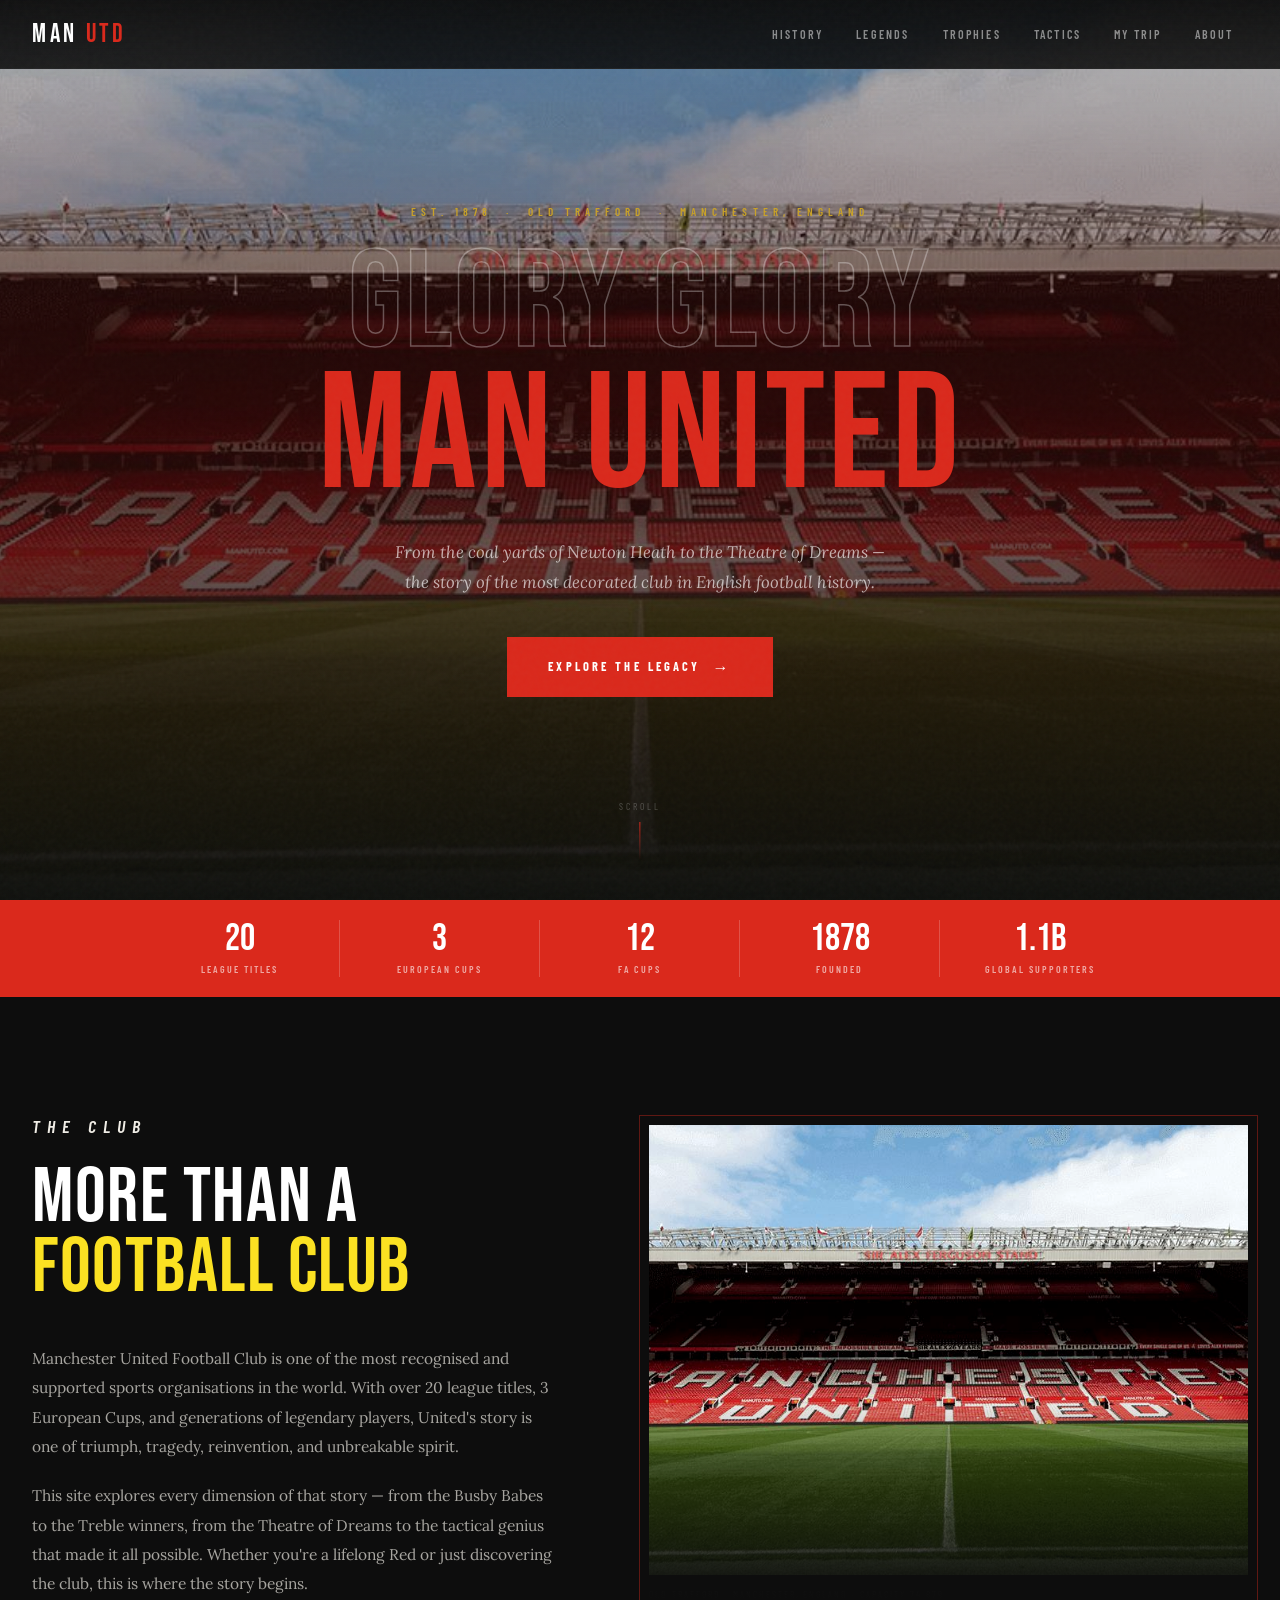
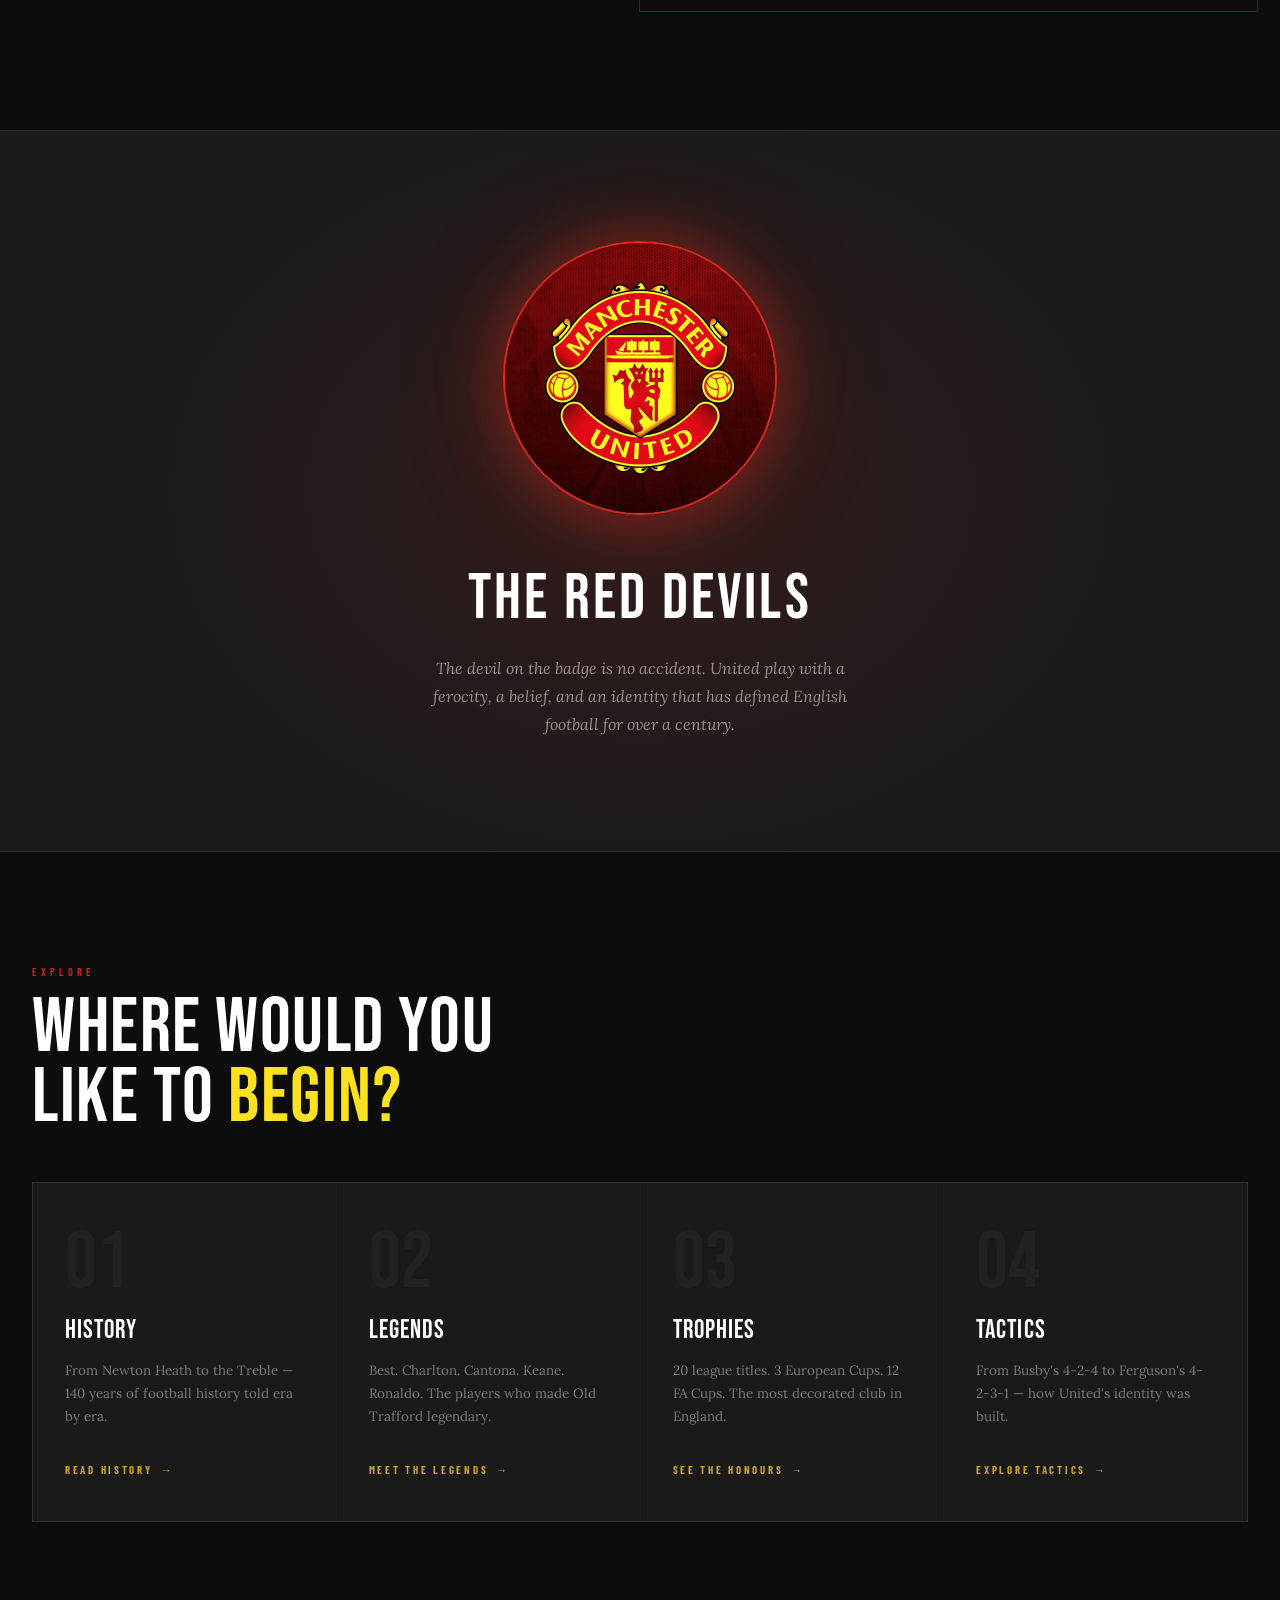
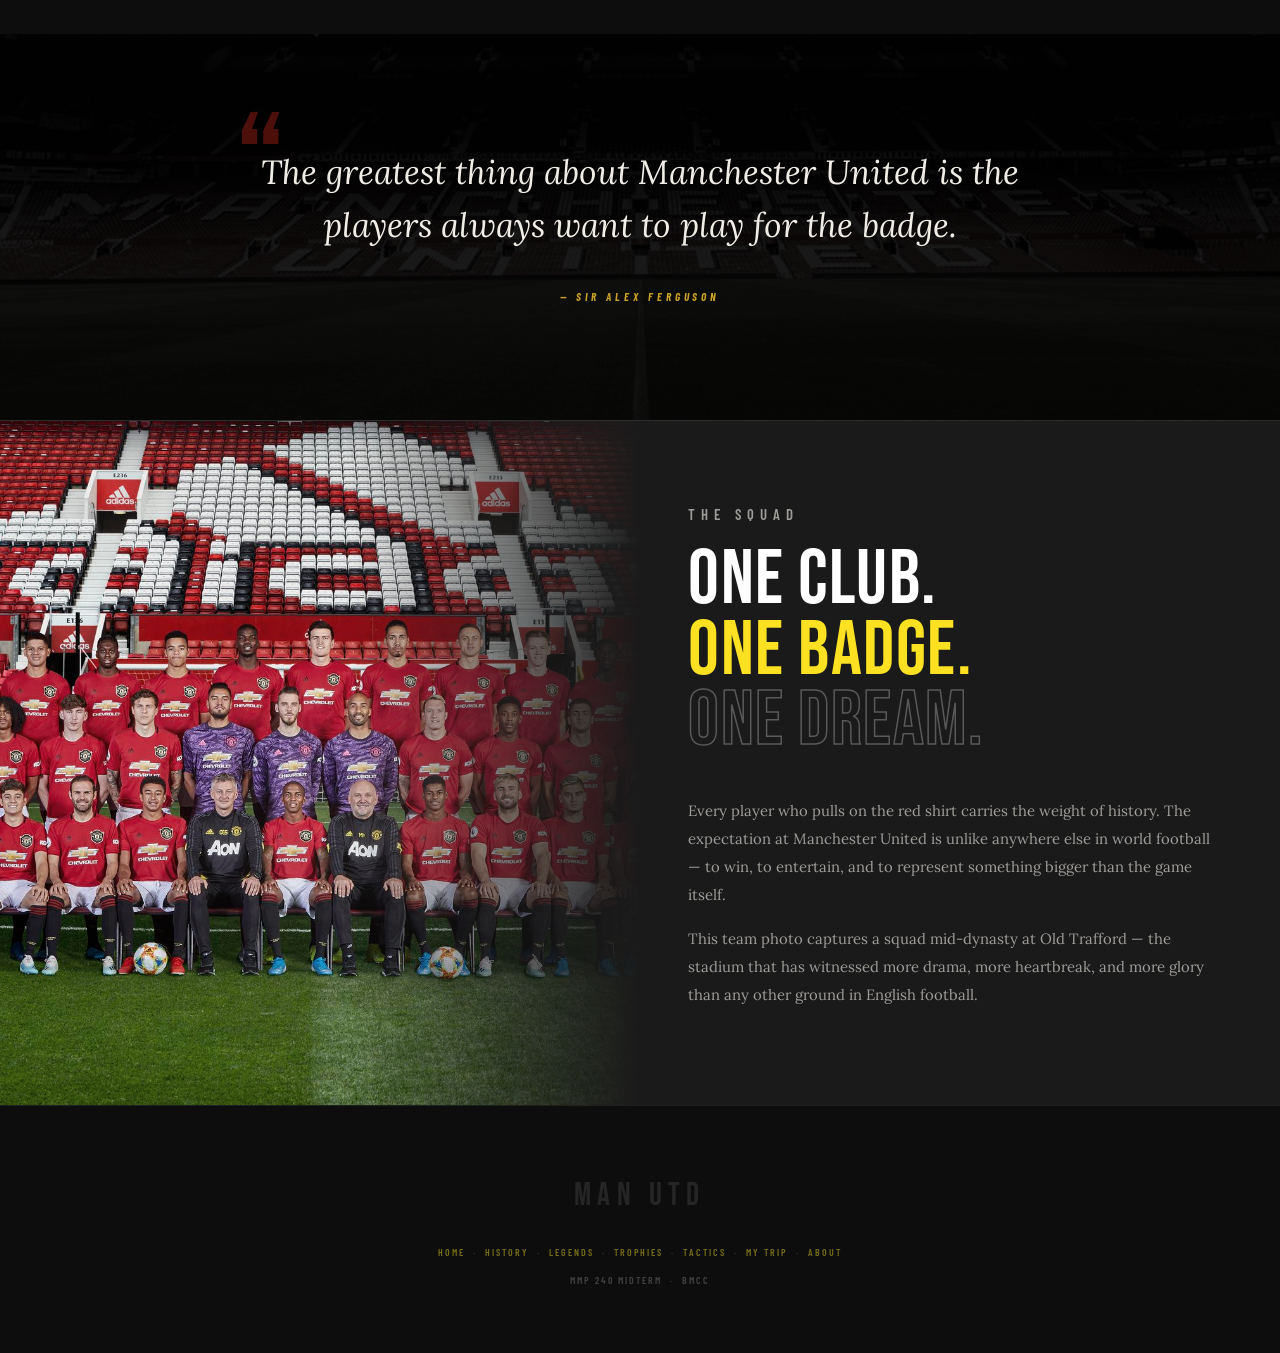
<file: index.html>
<!DOCTYPE html>
<html lang="en">
<head>
  <meta charset="UTF-8" />
  <meta name="viewport" content="width=device-width, initial-scale=1.0" />
  <title>Manchester United — Glory, Glory</title>
  <link rel="preconnect" href="https://fonts.googleapis.com" />
  <link href="https://fonts.googleapis.com/css2?family=Bebas+Neue&family=Barlow+Condensed:ital,wght@0,300;0,600;0,700;1,300&family=Lora:ital@0;1&display=swap" rel="stylesheet" />
  <link rel="stylesheet" href="css/reset.css" />
  <link rel="stylesheet" href="css/styles3.css" />
</head>
<body>

  <header>
    <div class="nav-inner">
      <a href="index.html" class="nav-logo">MAN <span>UTD</span></a>
      <nav aria-label="Main navigation">
        <ul>
          <li><a href="history.html">History</a></li>
          <li><a href="legends.html">Legends</a></li>
          <li><a href="trophies.html">Trophies</a></li>
          <li><a href="tactics.html">Tactics</a></li>
          <li><a href="trip.html">My Trip</a></li><li><a href="about.html">About</a></li>
        </ul>
      </nav>
      <button class="hamburger" aria-label="Toggle navigation" aria-expanded="false">
        <span></span><span></span><span></span>
      </button>
    </div>
  </header>

  <main>
    <section class="hero" aria-labelledby="hero-heading" style="padding:0;max-width:100%;">
      <div class="hero-bg"></div>
      <div class="hero-overlay"></div>
      <div class="hero-content">
        <p class="hero-eyebrow">Est. 1878 &nbsp;&middot;&nbsp; Old Trafford &nbsp;&middot;&nbsp; Manchester, England</p>
        <h1 id="hero-heading">
          <span class="ghost-line">Glory Glory</span>
          <span class="red-line">Man United</span>
        </h1>
        <p class="hero-sub">From the coal yards of Newton Heath to the Theatre of Dreams — the story of the most decorated club in English football history.</p>
        <a href="history.html" class="btn-primary">
          <span class="btn-label">Explore the Legacy</span>
          <span class="btn-arrow">→</span>
        </a>
      </div>
      <div class="scroll-hint" aria-hidden="true">
        <span>Scroll</span>
        <div class="scroll-hint-line"></div>
      </div>
    </section>

    <div class="stat-bar" role="complementary">
      <div class="stat-item"><div class="stat-number">20</div><div class="stat-label">League Titles</div></div>
      <div class="stat-item"><div class="stat-number">3</div><div class="stat-label">European Cups</div></div>
      <div class="stat-item"><div class="stat-number">12</div><div class="stat-label">FA Cups</div></div>
      <div class="stat-item"><div class="stat-number">1878</div><div class="stat-label">Founded</div></div>
      <div class="stat-item"><div class="stat-number">1.1B</div><div class="stat-label">Global Supporters</div></div>
    </div>

    <section aria-labelledby="intro-heading">
      <div class="intro-split">
        <div class="intro-body reveal">
          <p class="section-eyebrow">The Club</p>
          <h2 class="section-title" id="intro-heading">More Than a<br /><em>Football Club</em></h2>
          <p>Manchester United Football Club is one of the most recognised and supported sports organisations in the world. With over 20 league titles, 3 European Cups, and generations of legendary players, United's story is one of triumph, tragedy, reinvention, and unbreakable spirit.</p>
          <p>This site explores every dimension of that story — from the Busby Babes to the Treble winners, from the Theatre of Dreams to the tactical genius that made it all possible. Whether you're a lifelong Red or just discovering the club, this is where the story begins.</p>
        </div>
        <div class="intro-image-wrap reveal reveal-delay-2">
          <img src="images/stadium.jpg" alt="Old Trafford — the Theatre of Dreams" />
          <p class="image-caption">Old Trafford · Manchester, England · Capacity 74,879</p>
        </div>
      </div>
    </section>

    <div class="badge-section full-bleed" role="complementary">
      <div class="badge-img-wrap reveal">
        <img src="images/badge.jpg" alt="Manchester United crest" />
      </div>
      <h2 class="reveal reveal-delay-1">The Red Devils</h2>
      <p class="reveal reveal-delay-2">The devil on the badge is no accident. United play with a ferocity, a belief, and an identity that has defined English football for over a century.</p>
    </div>

    <section aria-labelledby="explore-heading">
      <p class="section-eyebrow reveal">Explore</p>
      <h2 class="section-title reveal reveal-delay-1" id="explore-heading">Where Would You<br />Like to <em>Begin?</em></h2>
      <div class="cards-grid">
        <article class="card reveal">
          <div class="card-num">01</div>
          <h3>History</h3>
          <p>From Newton Heath to the Treble — 140 years of football history told era by era.</p>
          <a href="history.html" class="card-link">Read History <span>→</span></a>
        </article>
        <article class="card reveal reveal-delay-1">
          <div class="card-num">02</div>
          <h3>Legends</h3>
          <p>Best. Charlton. Cantona. Keane. Ronaldo. The players who made Old Trafford legendary.</p>
          <a href="legends.html" class="card-link">Meet the Legends <span>→</span></a>
        </article>
        <article class="card reveal reveal-delay-2">
          <div class="card-num">03</div>
          <h3>Trophies</h3>
          <p>20 league titles. 3 European Cups. 12 FA Cups. The most decorated club in England.</p>
          <a href="trophies.html" class="card-link">See the Honours <span>→</span></a>
        </article>
        <article class="card reveal reveal-delay-3">
          <div class="card-num">04</div>
          <h3>Tactics</h3>
          <p>From Busby's 4-2-4 to Ferguson's 4-2-3-1 — how United's identity was built.</p>
          <a href="tactics.html" class="card-link">Explore Tactics <span>→</span></a>
        </article>
      </div>
    </section>

    <div class="quote-strip full-bleed" role="complementary">
      <div class="quote-bg"></div>
      <blockquote>
        <p>The greatest thing about Manchester United is the players always want to play for the badge.</p>
        <cite>— Sir Alex Ferguson</cite>
      </blockquote>
    </div>

    <div class="team-section full-bleed">
      <div class="team-inner">
        <div class="team-image-side">
          <img src="images/team.jpg" alt="Manchester United squad photo at Old Trafford" />
        </div>
        <div class="team-text-side">
          <p class="section-eyebrow reveal">The Squad</p>
          <h2 class="section-title reveal reveal-delay-1">One Club.<br /><em>One Badge.</em><br /><span class="outline">One Dream.</span></h2>
          <p class="reveal reveal-delay-2">Every player who pulls on the red shirt carries the weight of history. The expectation at Manchester United is unlike anywhere else in world football — to win, to entertain, and to represent something bigger than the game itself.</p>
          <p class="reveal reveal-delay-3">This team photo captures a squad mid-dynasty at Old Trafford — the stadium that has witnessed more drama, more heartbreak, and more glory than any other ground in English football.</p>
        </div>
      </div>
    </div>
  </main>

  <footer>
    <div class="footer-logo">MAN UTD</div>
    <p>
      <a href="index.html">Home</a> &nbsp;&middot;&nbsp;
      <a href="history.html">History</a> &nbsp;&middot;&nbsp;
      <a href="legends.html">Legends</a> &nbsp;&middot;&nbsp;
      <a href="trophies.html">Trophies</a> &nbsp;&middot;&nbsp;
      <a href="tactics.html">Tactics</a> &nbsp;&middot;&nbsp;
      <a href="trip.html">My Trip</a> &nbsp;&middot;&nbsp;
      <a href="about.html">About</a>
    </p>
    <p style="margin-top:0.75rem;">MMP 240 Midterm &nbsp;&middot;&nbsp; BMCC</p>
  </footer>

 
  <script src="js/nav.js"></script>
</body>
</html>
</file>
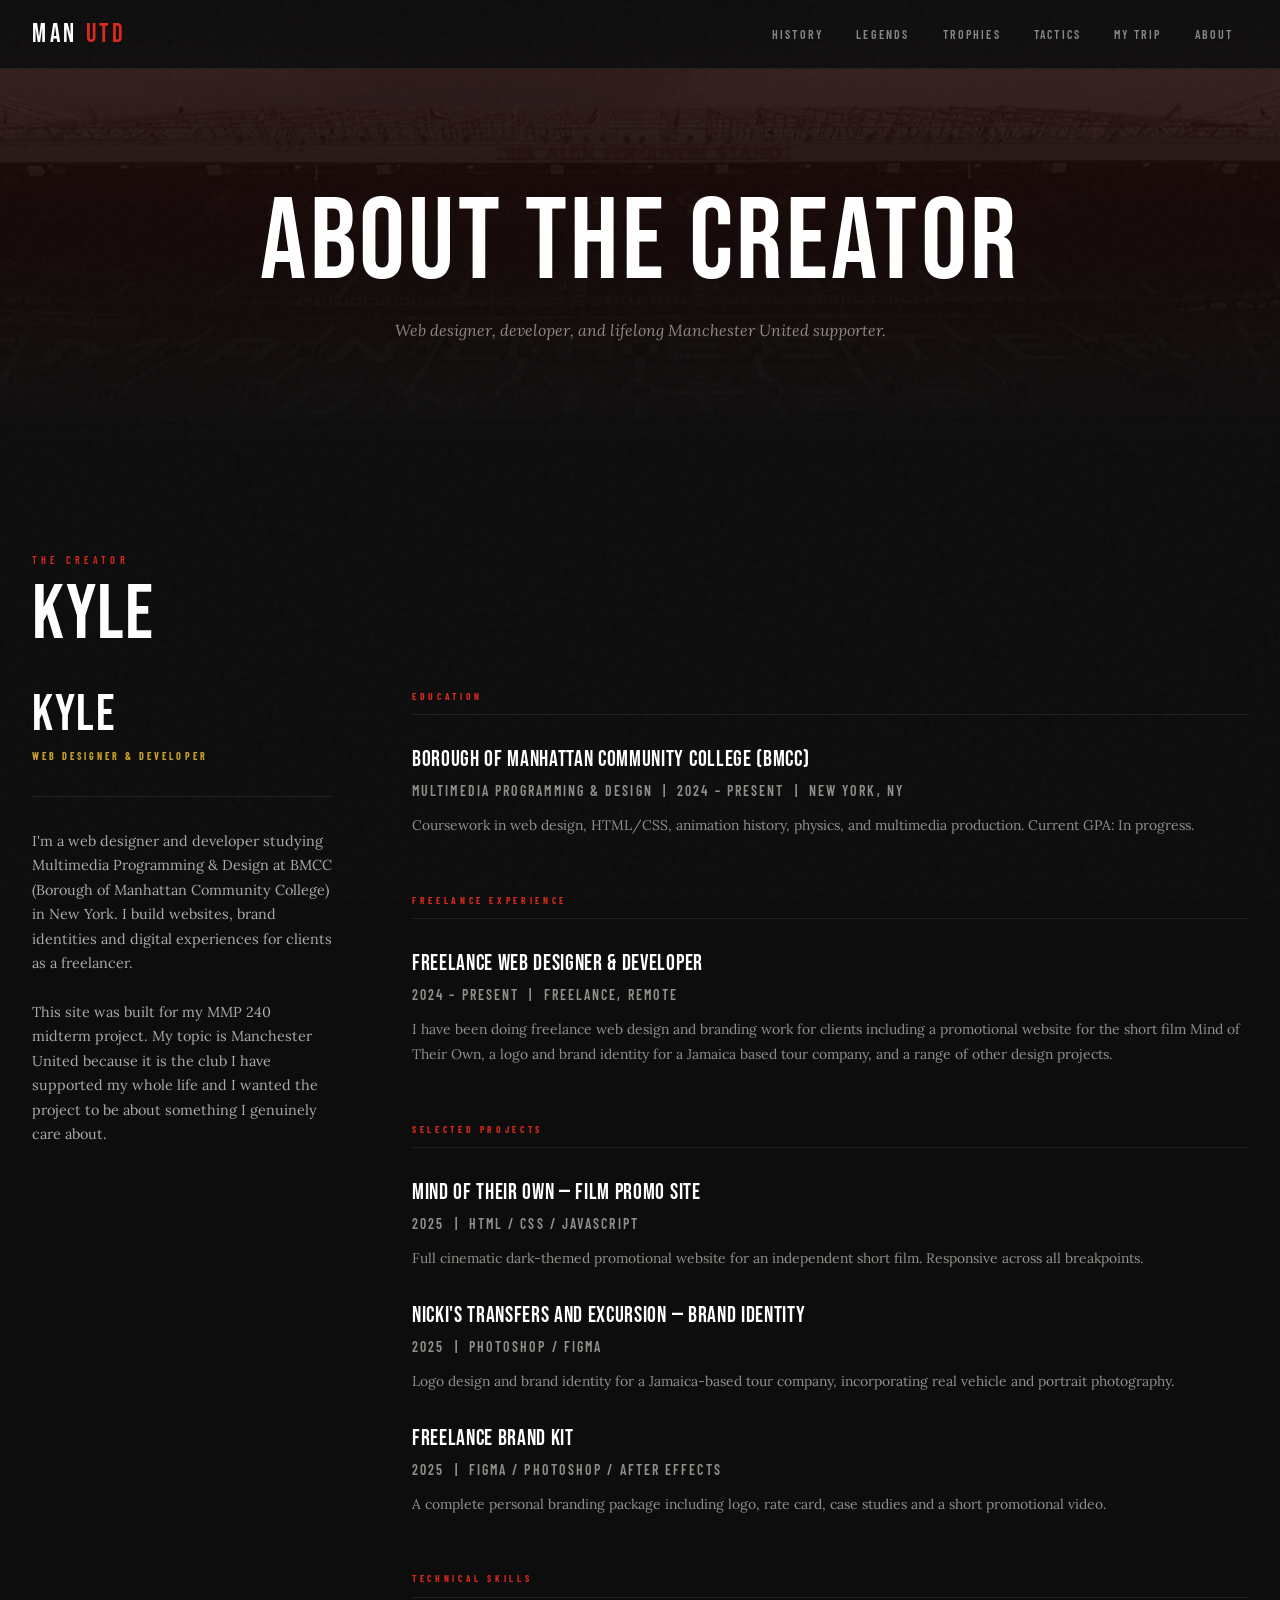
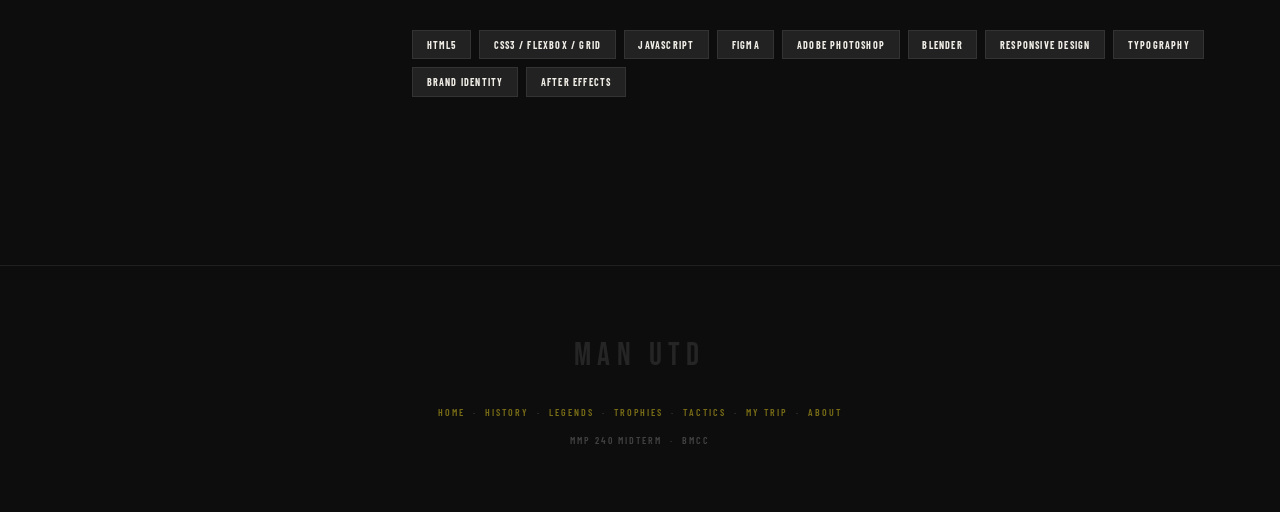
<file: about.html>
<!DOCTYPE html>
<html lang="en">
<head>
  <meta charset="UTF-8" />
  <meta name="viewport" content="width=device-width, initial-scale=1.0" />
  <title>About — Manchester United</title>
  <link rel="preconnect" href="https://fonts.googleapis.com" />
  <link href="https://fonts.googleapis.com/css2?family=Bebas+Neue&family=Barlow+Condensed:ital,wght@0,300;0,600;0,700;1,300&family=Lora:ital@0;1&display=swap" rel="stylesheet" />
  <link rel="stylesheet" href="css/reset.css" />
  <link rel="stylesheet" href="css/styles3.css" />
</head>
<body>

  <header>
    <div class="nav-inner">
      <a href="index.html" class="nav-logo">MAN <span>UTD</span></a>
      <nav aria-label="Main navigation">
        <ul>
          <li><a href="history.html">History</a></li>
          <li><a href="legends.html">Legends</a></li>
          <li><a href="trophies.html">Trophies</a></li>
          <li><a href="tactics.html">Tactics</a></li>
          <li><a href="trip.html">My Trip</a></li><li><a href="about.html">About</a></li>
        </ul>
      </nav>
      <button class="hamburger" aria-label="Toggle navigation" aria-expanded="false">
        <span></span><span></span><span></span>
      </button>
    </div>
  </header>

  <main>
    <div class="page-hero">
      <div class="page-hero-bg"></div>
      <div class="page-hero-overlay"></div>
      <div class="page-hero-content">
        <h1>About the Creator</h1>
        <p>Web designer, developer, and lifelong Manchester United supporter.</p>
      </div>
    </div>

    <section aria-labelledby="about-heading">
      <p class="section-eyebrow">The Creator</p>
      <h2 class="section-title" id="about-heading">Kyle</h2>

      <div class="resume-layout">

        <!-- Sidebar -->
        <aside aria-label="About me">
          <h2 class="resume-name">Kyle</h2>
          <p class="resume-title">Web Designer &amp; Developer</p>
          <p style="font-size: 0.9rem; color: #aaa; line-height: 1.7; margin-bottom: 1.5rem;">
            I'm a web designer and developer studying Multimedia Programming & Design at BMCC (Borough of Manhattan Community College)
            in New York. I build websites, brand identities and digital experiences for clients as a freelancer.
          </p>
          <p style="font-size: 0.9rem; color: #aaa; line-height: 1.7;">
            This site was built for my MMP 240 midterm project. My topic is Manchester United because it is the club I have supported my whole life and I wanted the project to be about something I genuinely care about.
          </p>
        </aside>

        <!-- Resume -->
        <div>

          <div class="resume-section">
            <h3>Education</h3>
            <div class="resume-entry">
              <h4>Borough of Manhattan Community College (BMCC)</h4>
              <p class="resume-meta">Multimedia Programming & Design &nbsp;|&nbsp; 2024 – Present &nbsp;|&nbsp; New York, NY</p>
              <p>Coursework in web design, HTML/CSS, animation history, physics, and multimedia production. Current GPA: In progress.</p>
            </div>
          </div>

          <div class="resume-section">
            <h3>Freelance Experience</h3>
            <div class="resume-entry">
              <h4>Freelance Web Designer & Developer</h4>
              <p class="resume-meta">2024 – Present &nbsp;|&nbsp; Freelance, Remote</p>
              <p>
                I have been doing freelance web design and branding work for clients including a promotional website for the short film Mind of Their Own, a logo and brand identity for a Jamaica based tour company, and a range of other design projects.
              </p>
            </div>
          </div>

          <div class="resume-section">
            <h3>Selected Projects</h3>
            <div class="resume-entry">
              <h4>Mind of Their Own — Film Promo Site</h4>
              <p class="resume-meta">2025 &nbsp;|&nbsp; HTML / CSS / JavaScript</p>
              <p>Full cinematic dark-themed promotional website for an independent short film. Responsive across all breakpoints.</p>
            </div>
            <div class="resume-entry">
              <h4>Nicki's Transfers and Excursion — Brand Identity</h4>
              <p class="resume-meta">2025 &nbsp;|&nbsp; Photoshop / Figma</p>
              <p>Logo design and brand identity for a Jamaica-based tour company, incorporating real vehicle and portrait photography.</p>
            </div>
            <div class="resume-entry">
              <h4>Freelance Brand Kit</h4>
              <p class="resume-meta">2025 &nbsp;|&nbsp; Figma / Photoshop / After Effects</p>
              <p>A complete personal branding package including logo, rate card, case studies and a short promotional video.</p>
            </div>
          </div>

          <div class="resume-section">
            <h3>Technical Skills</h3>
            <div class="skills-list">
              <span class="skill-tag">HTML5</span>
              <span class="skill-tag">CSS3 / Flexbox / Grid</span>
              <span class="skill-tag">JavaScript</span>
              <span class="skill-tag">Figma</span>
              <span class="skill-tag">Adobe Photoshop</span>
              <span class="skill-tag">Blender</span>
              <span class="skill-tag">Responsive Design</span>
              <span class="skill-tag">Typography</span>
              <span class="skill-tag">Brand Identity</span>
              <span class="skill-tag">After Effects</span>
            </div>
          </div>

        </div>
      </div>
    </section>
  </main>

  <footer>
    <div class="footer-logo">MAN UTD</div>
    <p>
      <a href="index.html">Home</a> &nbsp;&middot;&nbsp;
      <a href="history.html">History</a> &nbsp;&middot;&nbsp;
      <a href="legends.html">Legends</a> &nbsp;&middot;&nbsp;
      <a href="trophies.html">Trophies</a> &nbsp;&middot;&nbsp;
      <a href="tactics.html">Tactics</a> &nbsp;&middot;&nbsp;
      <a href="trip.html">My Trip</a> &nbsp;&middot;&nbsp;
      <a href="about.html">About</a>
    </p>
    <p style="margin-top:0.75rem;">MMP 240 Midterm &nbsp;&middot;&nbsp; BMCC</p>
  </footer>


</html>
 
</html>
</file>
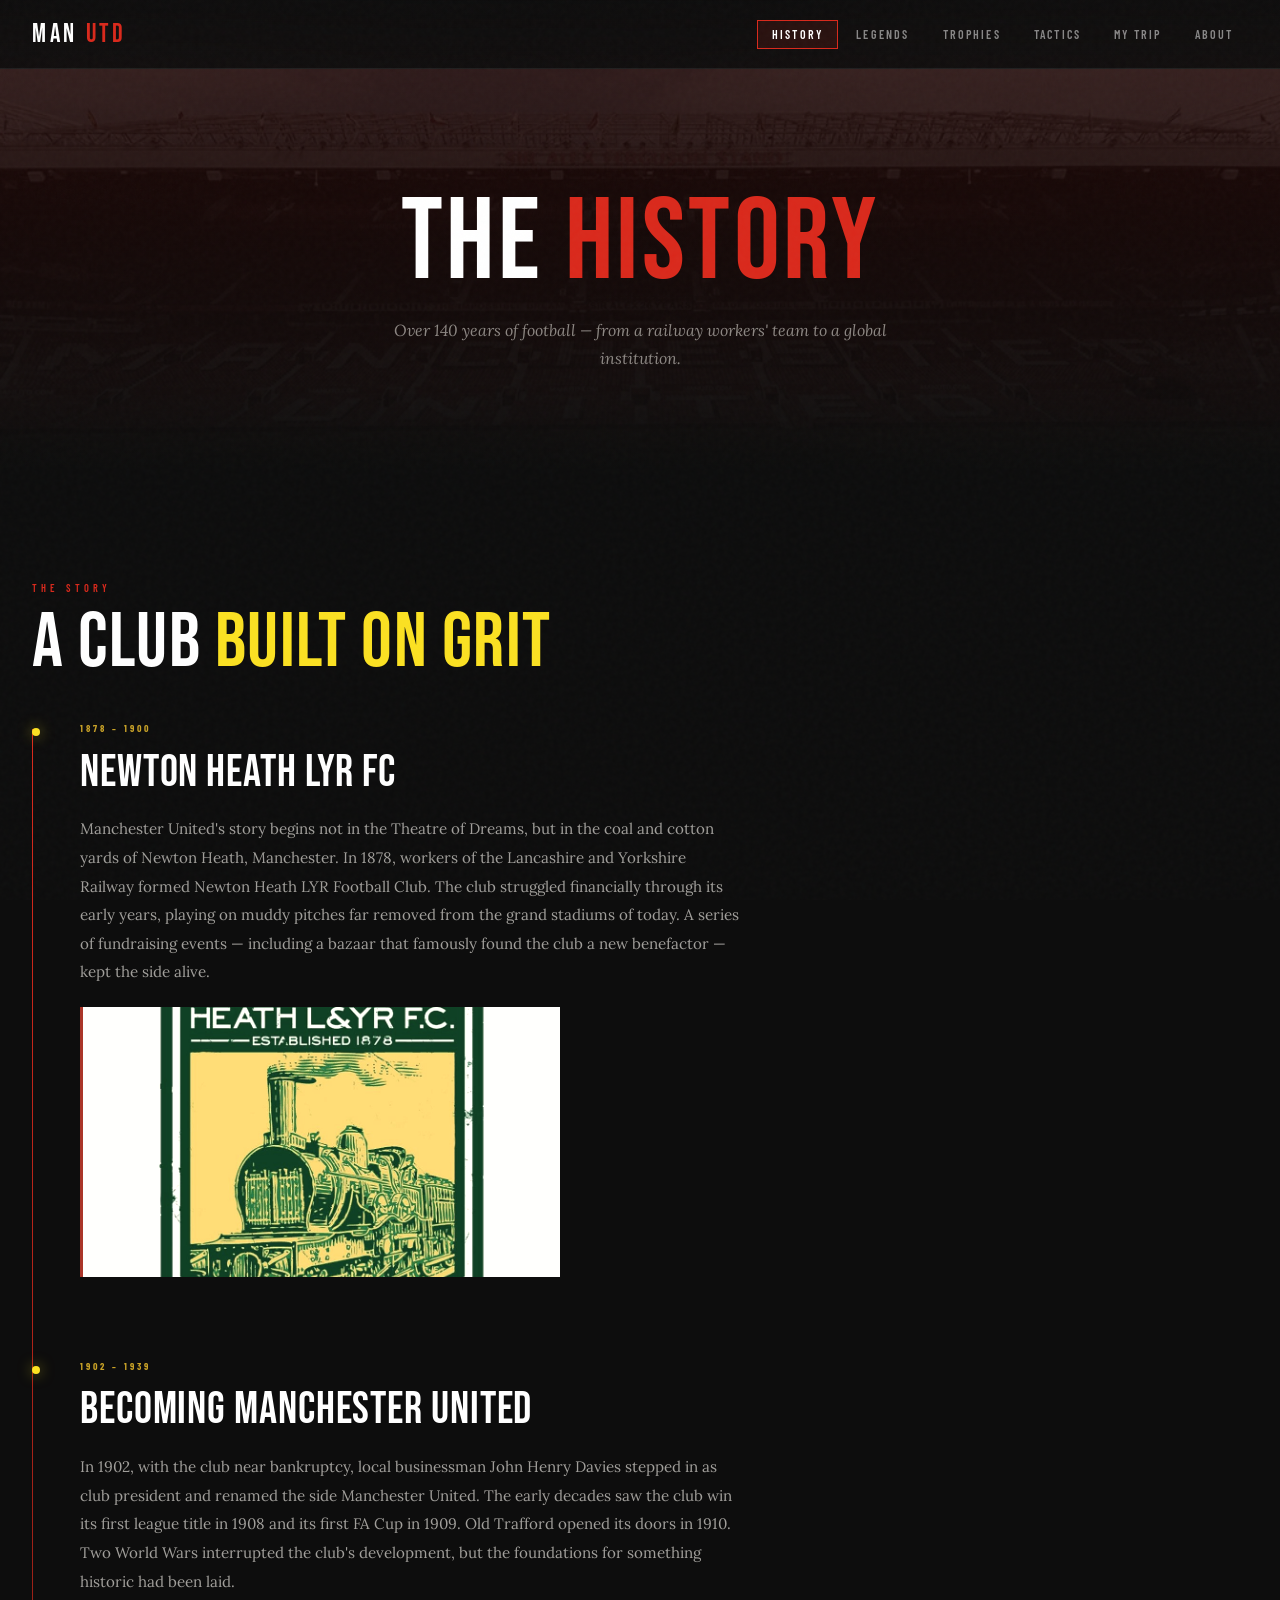
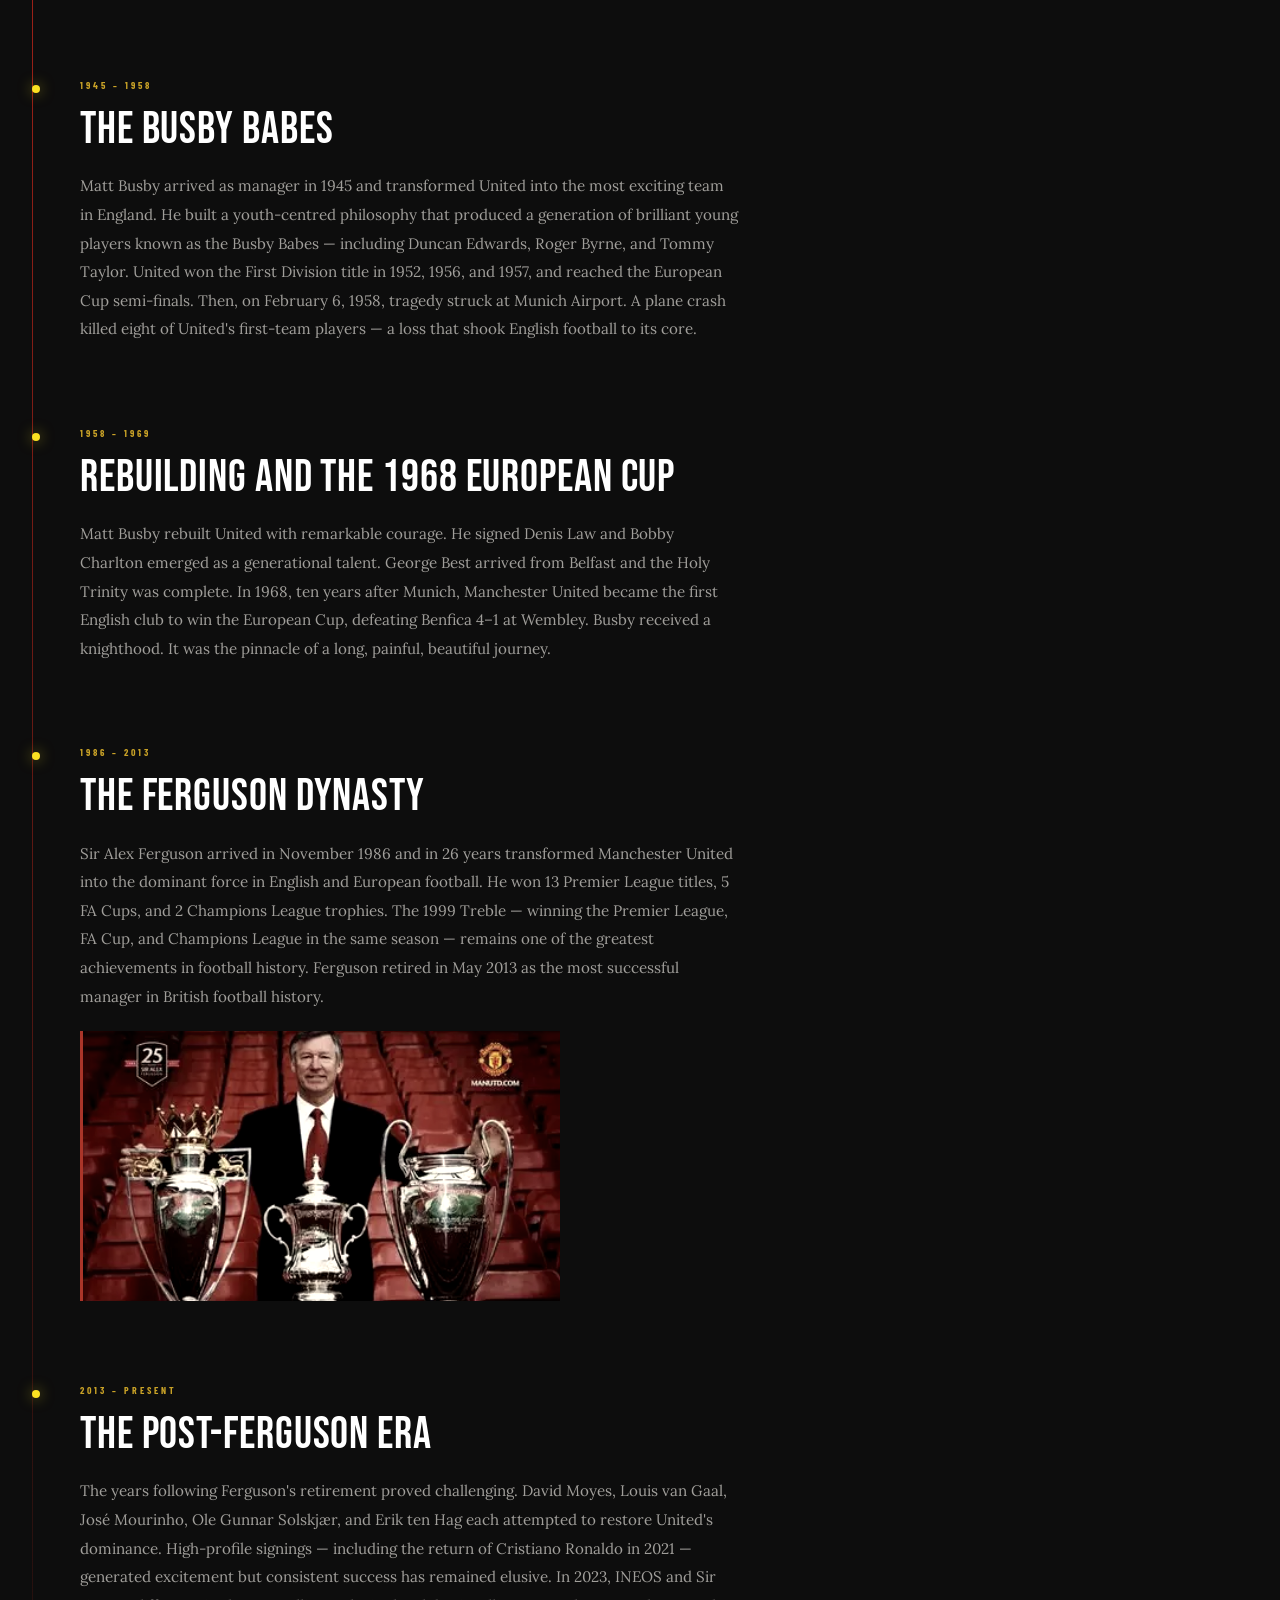
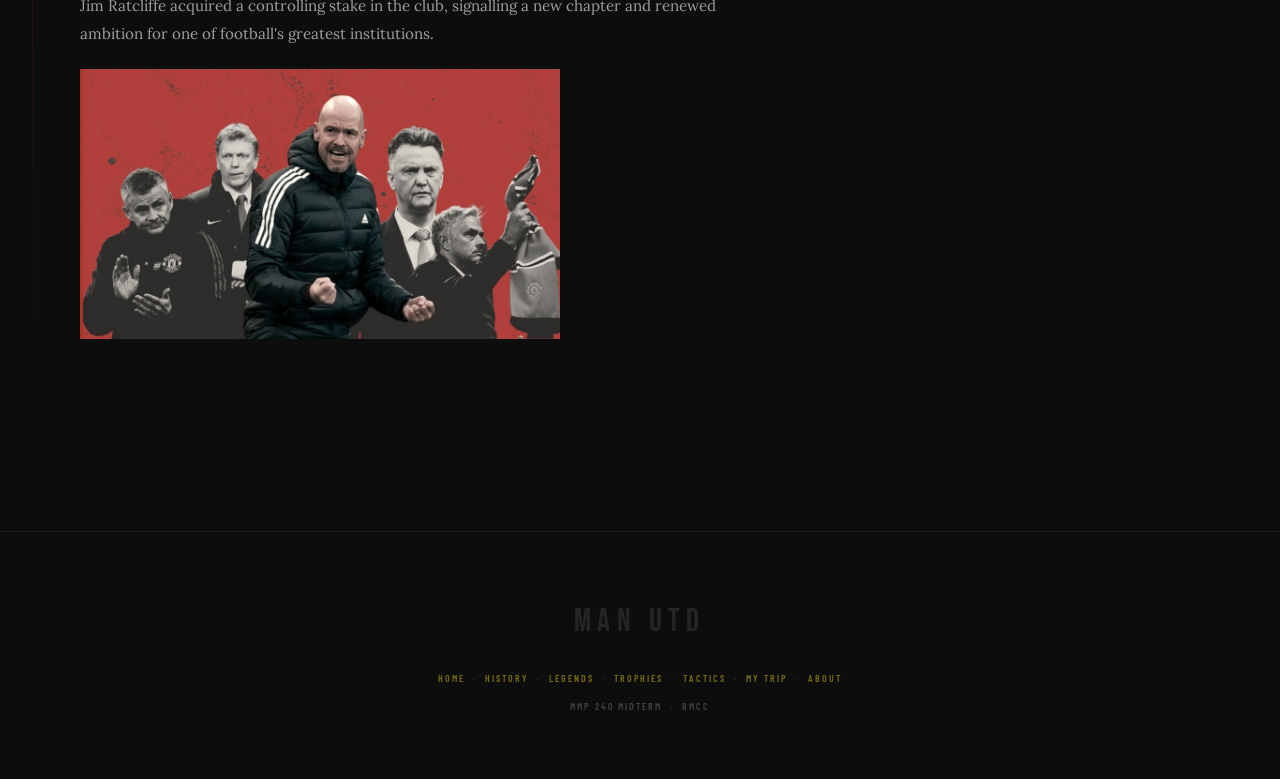
<file: history.html>
<!DOCTYPE html>
<html lang="en">
<head>
  <meta charset="UTF-8" />
  <meta name="viewport" content="width=device-width, initial-scale=1.0" />
  <title>History — Manchester United</title>
  <link rel="preconnect" href="https://fonts.googleapis.com" />
  <link href="https://fonts.googleapis.com/css2?family=Bebas+Neue&family=Barlow+Condensed:ital,wght@0,300;0,600;0,700;1,300&family=Lora:ital@0;1&display=swap" rel="stylesheet" />
  <link rel="stylesheet" href="css/reset.css" />
  <link rel="stylesheet" href="css/styles3.css" />
</head>
<body>

  <header>
    <div class="nav-inner">
      <a href="index.html" class="nav-logo">MAN <span>UTD</span></a>
      <nav aria-label="Main navigation">
        <ul>
          <li><a href="history.html">History</a></li>
          <li><a href="legends.html">Legends</a></li>
          <li><a href="trophies.html">Trophies</a></li>
          <li><a href="tactics.html">Tactics</a></li>
          <li><a href="trip.html">My Trip</a></li><li><a href="about.html">About</a></li>
        </ul>
      </nav>
      <button class="hamburger" aria-label="Toggle navigation" aria-expanded="false">
        <span></span><span></span><span></span>
      </button>
    </div>
  </header>

  <main>
    <div class="page-hero">
      <div class="page-hero-bg"></div>
      <div class="page-hero-overlay"></div>
      <div class="page-hero-content">
        <h1>The <span>History</span></h1>
        <p>Over 140 years of football — from a railway workers' team to a global institution.</p>
      </div>
    </div>

    <section aria-labelledby="history-heading">
      <p class="section-eyebrow reveal">The Story</p>
      <h2 class="section-title reveal reveal-delay-1" id="history-heading">A Club <em>Built on Grit</em></h2>

      <div class="timeline-wrap">

        <article class="timeline-item reveal">
          <p class="era">1878 – 1900</p>
          <h3>Newton Heath LYR FC</h3>
          <p>
            Manchester United's story begins not in the Theatre of Dreams, but in the coal and cotton yards of
            Newton Heath, Manchester. In 1878, workers of the Lancashire and Yorkshire Railway formed Newton Heath
            LYR Football Club. The club struggled financially through its early years, playing on muddy pitches far
            removed from the grand stadiums of today. A series of fundraising events — including a bazaar that
            famously found the club a new benefactor — kept the side alive.
          </p>
          <img src="images/newton.jpg" alt="Newton Heath LYR FC badge — the origin of Manchester United" class="timeline-item-img" />
        </article>

        <article class="timeline-item reveal">
          <p class="era">1902 – 1939</p>
          <h3>Becoming Manchester United</h3>
          <p>
            In 1902, with the club near bankruptcy, local businessman John Henry Davies stepped in as club president
            and renamed the side Manchester United. The early decades saw the club win its first league title in 1908
            and its first FA Cup in 1909. Old Trafford opened its doors in 1910. Two World Wars interrupted the
            club's development, but the foundations for something historic had been laid.
          </p>
        </article>

        <article class="timeline-item reveal">
          <p class="era">1945 – 1958</p>
          <h3>The Busby Babes</h3>
          <p>
            Matt Busby arrived as manager in 1945 and transformed United into the most exciting team in England.
            He built a youth-centred philosophy that produced a generation of brilliant young players known as the
            Busby Babes — including Duncan Edwards, Roger Byrne, and Tommy Taylor. United won the First Division
            title in 1952, 1956, and 1957, and reached the European Cup semi-finals. Then, on February 6, 1958,
            tragedy struck at Munich Airport. A plane crash killed eight of United's first-team players — a loss
            that shook English football to its core.
          </p>
        </article>

        <article class="timeline-item reveal">
          <p class="era">1958 – 1969</p>
          <h3>Rebuilding and the 1968 European Cup</h3>
          <p>
            Matt Busby rebuilt United with remarkable courage. He signed Denis Law and Bobby Charlton emerged as a
            generational talent. George Best arrived from Belfast and the Holy Trinity was complete. In 1968, ten
            years after Munich, Manchester United became the first English club to win the European Cup, defeating
            Benfica 4–1 at Wembley. Busby received a knighthood. It was the pinnacle of a long, painful, beautiful
            journey.
          </p>
        </article>

        <article class="timeline-item reveal">
          <p class="era">1986 – 2013</p>
          <h3>The Ferguson Dynasty</h3>
          <p>
            Sir Alex Ferguson arrived in November 1986 and in 26 years transformed Manchester United into the
            dominant force in English and European football. He won 13 Premier League titles, 5 FA Cups, and
            2 Champions League trophies. The 1999 Treble — winning the Premier League, FA Cup, and Champions
            League in the same season — remains one of the greatest achievements in football history. Ferguson
            retired in May 2013 as the most successful manager in British football history.
          </p>
          <img src="images/sir_alex.webp" alt="Sir Alex Ferguson with trophies at Old Trafford" class="timeline-item-img" />
        </article>

        <article class="timeline-item reveal">
          <p class="era">2013 – Present</p>
          <h3>The Post-Ferguson Era</h3>
          <p>
            The years following Ferguson's retirement proved challenging. David Moyes, Louis van Gaal, José
            Mourinho, Ole Gunnar Solskjær, and Erik ten Hag each attempted to restore United's dominance.
            High-profile signings — including the return of Cristiano Ronaldo in 2021 — generated excitement but
            consistent success has remained elusive. In 2023, INEOS and Sir Jim Ratcliffe acquired a controlling
            stake in the club, signalling a new chapter and renewed ambition for one of football's greatest institutions.
          </p>
          <img src="images/ten_hag_era.jpg" alt="Post-Ferguson era managers — from Moyes to Ten Hag" class="timeline-item-img" />
        </article>

      </div>
    </section>
  </main>

  <footer>
    <div class="footer-logo">MAN UTD</div>
    <p>
      <a href="index.html">Home</a> &nbsp;&middot;&nbsp;
      <a href="history.html">History</a> &nbsp;&middot;&nbsp;
      <a href="legends.html">Legends</a> &nbsp;&middot;&nbsp;
      <a href="trophies.html">Trophies</a> &nbsp;&middot;&nbsp;
      <a href="tactics.html">Tactics</a> &nbsp;&middot;&nbsp;
      <a href="trip.html">My Trip</a> &nbsp;&middot;&nbsp;
      <a href="about.html">About</a>
    </p>
    <p style="margin-top:0.75rem;">MMP 240 Midterm &nbsp;&middot;&nbsp; BMCC</p>
  </footer>

 

  <script src="js/nav.js"></script>
</body>
</html>
</file>
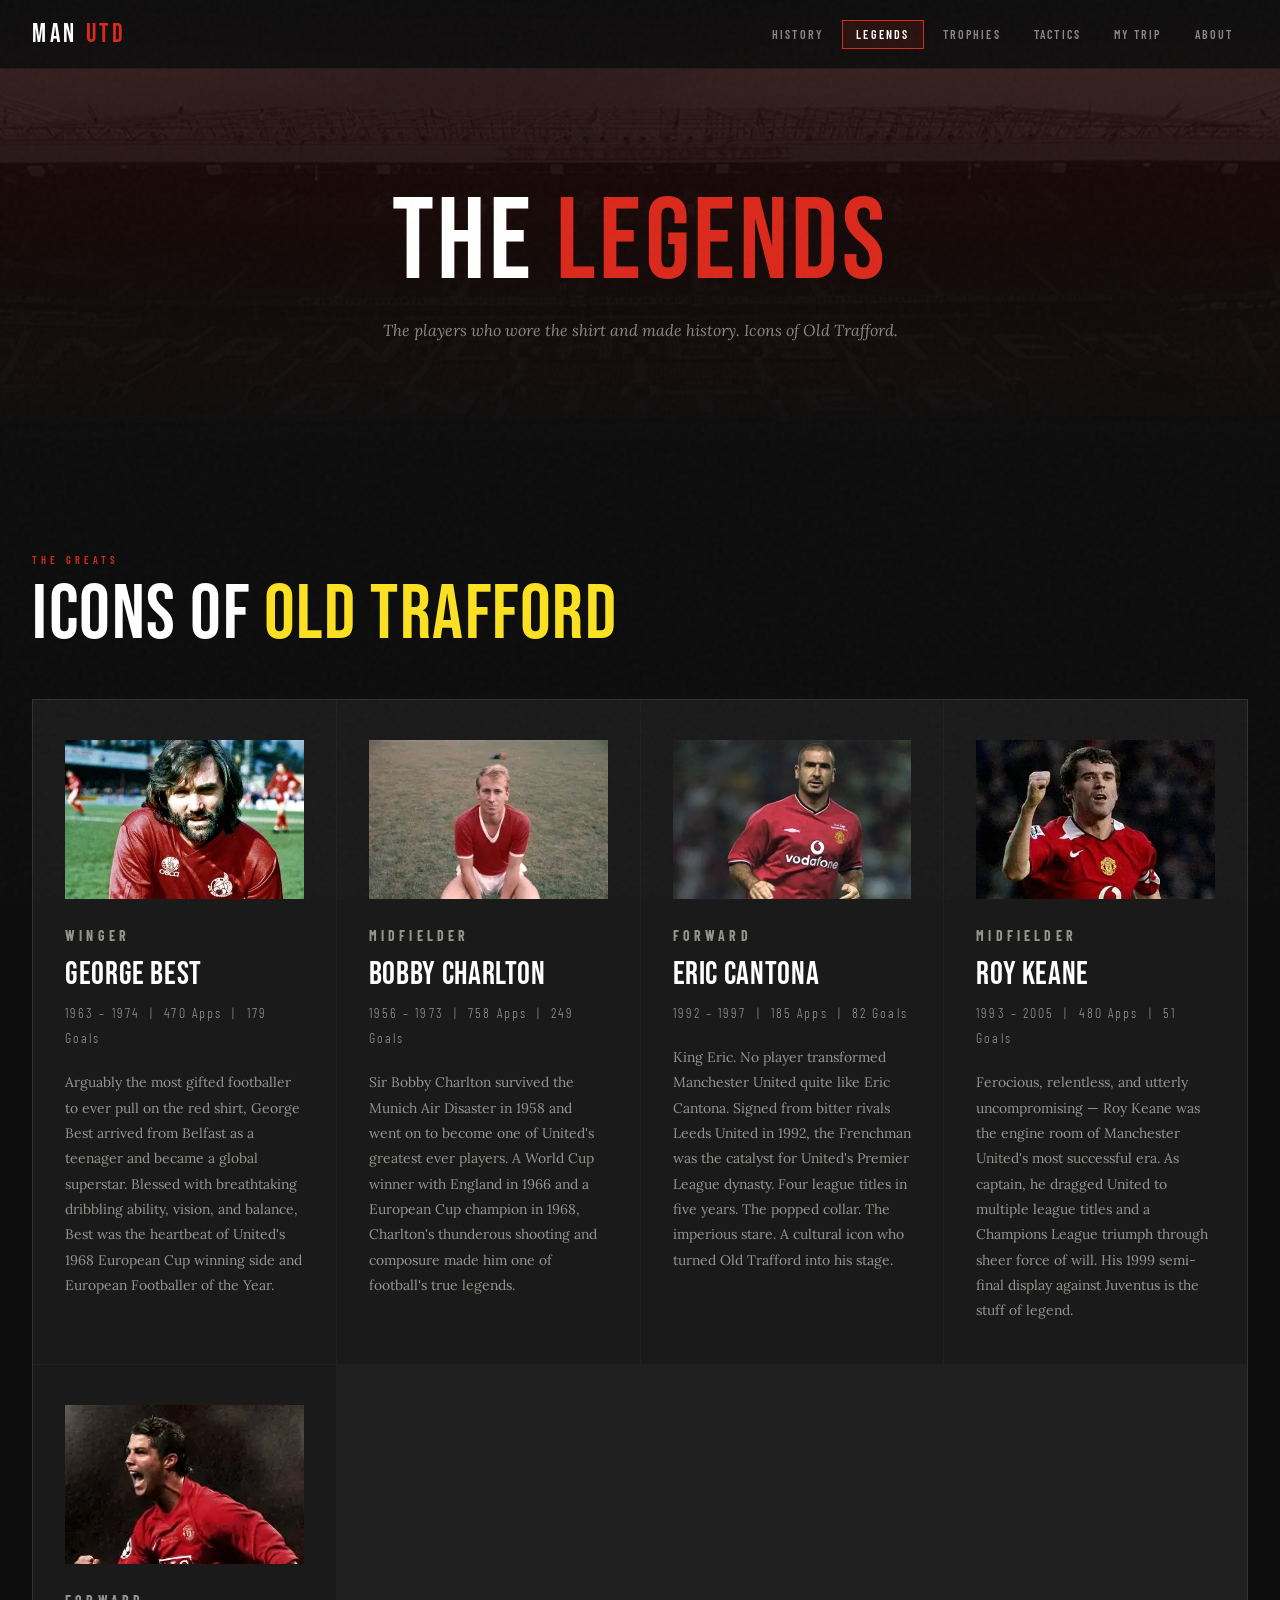
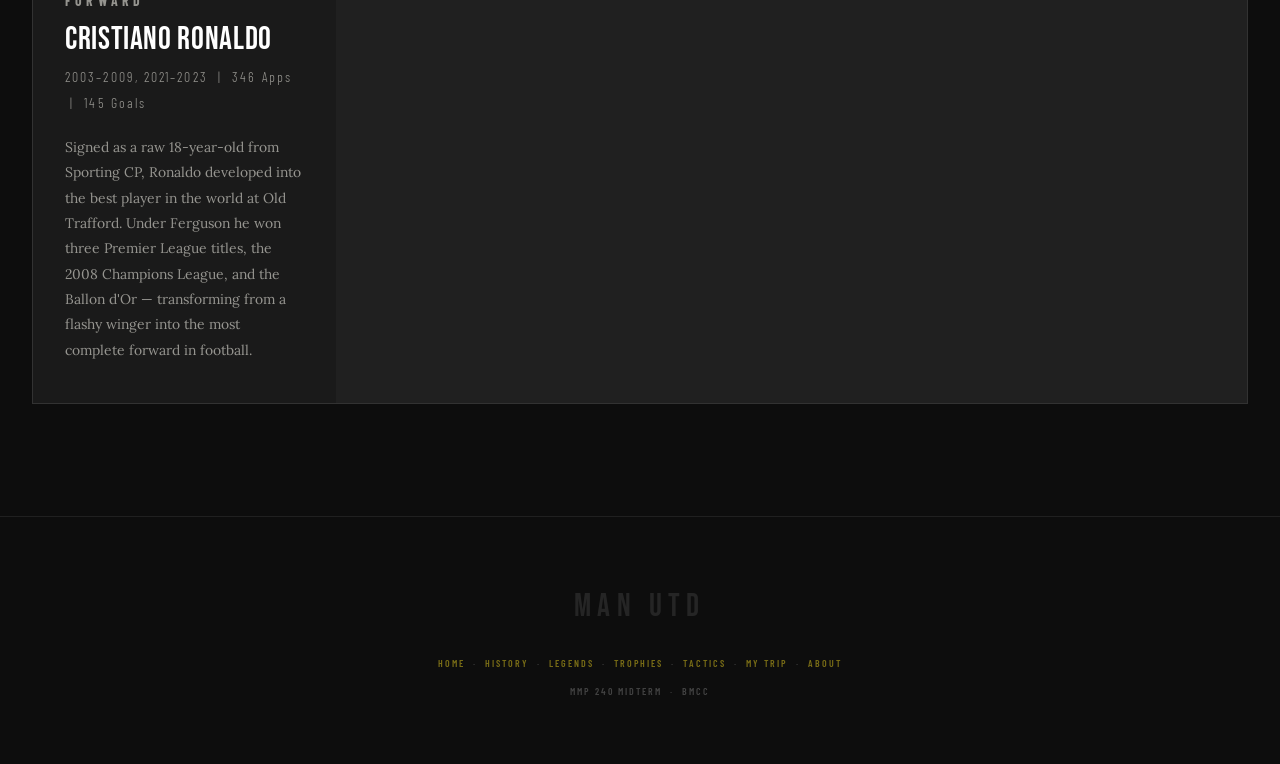
<file: legends.html>
<!DOCTYPE html>
<html lang="en">
<head>
  <meta charset="UTF-8" />
  <meta name="viewport" content="width=device-width, initial-scale=1.0" />
  <title>Legends — Manchester United</title>
  <link rel="preconnect" href="https://fonts.googleapis.com" />
  <link href="https://fonts.googleapis.com/css2?family=Bebas+Neue&family=Barlow+Condensed:ital,wght@0,300;0,600;0,700;1,300&family=Lora:ital@0;1&display=swap" rel="stylesheet" />
  <link rel="stylesheet" href="css/reset.css" />
  <link rel="stylesheet" href="css/styles3.css" />
</head>
<body>

  <header>
    <div class="nav-inner">
      <a href="index.html" class="nav-logo">MAN <span>UTD</span></a>
      <nav aria-label="Main navigation">
        <ul>
          <li><a href="history.html">History</a></li>
          <li><a href="legends.html">Legends</a></li>
          <li><a href="trophies.html">Trophies</a></li>
          <li><a href="tactics.html">Tactics</a></li>
          <li><a href="trip.html">My Trip</a></li><li><a href="about.html">About</a></li>
        </ul>
      </nav>
      <button class="hamburger" aria-label="Toggle navigation" aria-expanded="false">
        <span></span><span></span><span></span>
      </button>
    </div>
  </header>

  <main>
    <div class="page-hero">
      <div class="page-hero-bg"></div>
      <div class="page-hero-overlay"></div>
      <div class="page-hero-content">
        <h1>The <span>Legends</span></h1>
        <p>The players who wore the shirt and made history. Icons of Old Trafford.</p>
      </div>
    </div>

    <section aria-labelledby="legends-heading">
      <p class="section-eyebrow reveal">The Greats</p>
      <h2 class="section-title reveal reveal-delay-1" id="legends-heading">Icons of <em>Old Trafford</em></h2>

      <div class="legends-grid">

        <article class="legend-card reveal">
          <img src="images/george_best.webp" alt="George Best in action for Manchester United" class="legend-card-img" />
          <p class="legend-position">Winger</p>
          <h3>George Best</h3>
          <p class="legend-years">1963 – 1974 &nbsp;|&nbsp; 470 Apps &nbsp;|&nbsp; 179 Goals</p>
          <p>
            Arguably the most gifted footballer to ever pull on the red shirt, George Best arrived from Belfast
            as a teenager and became a global superstar. Blessed with breathtaking dribbling ability, vision, and
            balance, Best was the heartbeat of United's 1968 European Cup winning side and European Footballer of
            the Year.
          </p>
        </article>

        <article class="legend-card reveal reveal-delay-1">
          <img src="images/bobby_charlton.webp" alt="Bobby Charlton posing at Manchester United training ground" class="legend-card-img" />
          <p class="legend-position">Midfielder</p>
          <h3>Bobby Charlton</h3>
          <p class="legend-years">1956 – 1973 &nbsp;|&nbsp; 758 Apps &nbsp;|&nbsp; 249 Goals</p>
          <p>
            Sir Bobby Charlton survived the Munich Air Disaster in 1958 and went on to become one of United's
            greatest ever players. A World Cup winner with England in 1966 and a European Cup champion in 1968,
            Charlton's thunderous shooting and composure made him one of football's true legends.
          </p>
        </article>

        <article class="legend-card reveal reveal-delay-2">
          <img src="images/eric_cantona.webp" alt="Eric Cantona in the Manchester United red shirt" class="legend-card-img" />
          <p class="legend-position">Forward</p>
          <h3>Eric Cantona</h3>
          <p class="legend-years">1992 – 1997 &nbsp;|&nbsp; 185 Apps &nbsp;|&nbsp; 82 Goals</p>
          <p>
            King Eric. No player transformed Manchester United quite like Eric Cantona. Signed from bitter rivals
            Leeds United in 1992, the Frenchman was the catalyst for United's Premier League dynasty. Four league
            titles in five years. The popped collar. The imperious stare. A cultural icon who turned Old Trafford
            into his stage.
          </p>
        </article>

        <article class="legend-card reveal">
          <img src="images/roy_keane.webp" alt="Roy Keane celebrating a goal for Manchester United" class="legend-card-img" />
          <p class="legend-position">Midfielder</p>
          <h3>Roy Keane</h3>
          <p class="legend-years">1993 – 2005 &nbsp;|&nbsp; 480 Apps &nbsp;|&nbsp; 51 Goals</p>
          <p>
            Ferocious, relentless, and utterly uncompromising — Roy Keane was the engine room of Manchester
            United's most successful era. As captain, he dragged United to multiple league titles and a Champions
            League triumph through sheer force of will. His 1999 semi-final display against Juventus is the stuff
            of legend.
          </p>
        </article>

        <article class="legend-card reveal reveal-delay-1">
          <img src="images/ronaldo.webp" alt="Cristiano Ronaldo celebrating in the Manchester United shirt" class="legend-card-img" />
          <p class="legend-position">Forward</p>
          <h3>Cristiano Ronaldo</h3>
          <p class="legend-years">2003–2009, 2021–2023 &nbsp;|&nbsp; 346 Apps &nbsp;|&nbsp; 145 Goals</p>
          <p>
            Signed as a raw 18-year-old from Sporting CP, Ronaldo developed into the best player in the world at
            Old Trafford. Under Ferguson he won three Premier League titles, the 2008 Champions League, and the
            Ballon d'Or — transforming from a flashy winger into the most complete forward in football.
          </p>
        </article>

      </div>
    </section>
  </main>

  <footer>
    <div class="footer-logo">MAN UTD</div>
    <p>
      <a href="index.html">Home</a> &nbsp;&middot;&nbsp;
      <a href="history.html">History</a> &nbsp;&middot;&nbsp;
      <a href="legends.html">Legends</a> &nbsp;&middot;&nbsp;
      <a href="trophies.html">Trophies</a> &nbsp;&middot;&nbsp;
      <a href="tactics.html">Tactics</a> &nbsp;&middot;&nbsp;
      <a href="trip.html">My Trip</a> &nbsp;&middot;&nbsp;
      <a href="about.html">About</a>
    </p>
    <p style="margin-top:0.75rem;">MMP 240 Midterm &nbsp;&middot;&nbsp; BMCC</p>
  </footer>

 

  <script src="js/nav.js"></script>
</body>
</html>
</file>
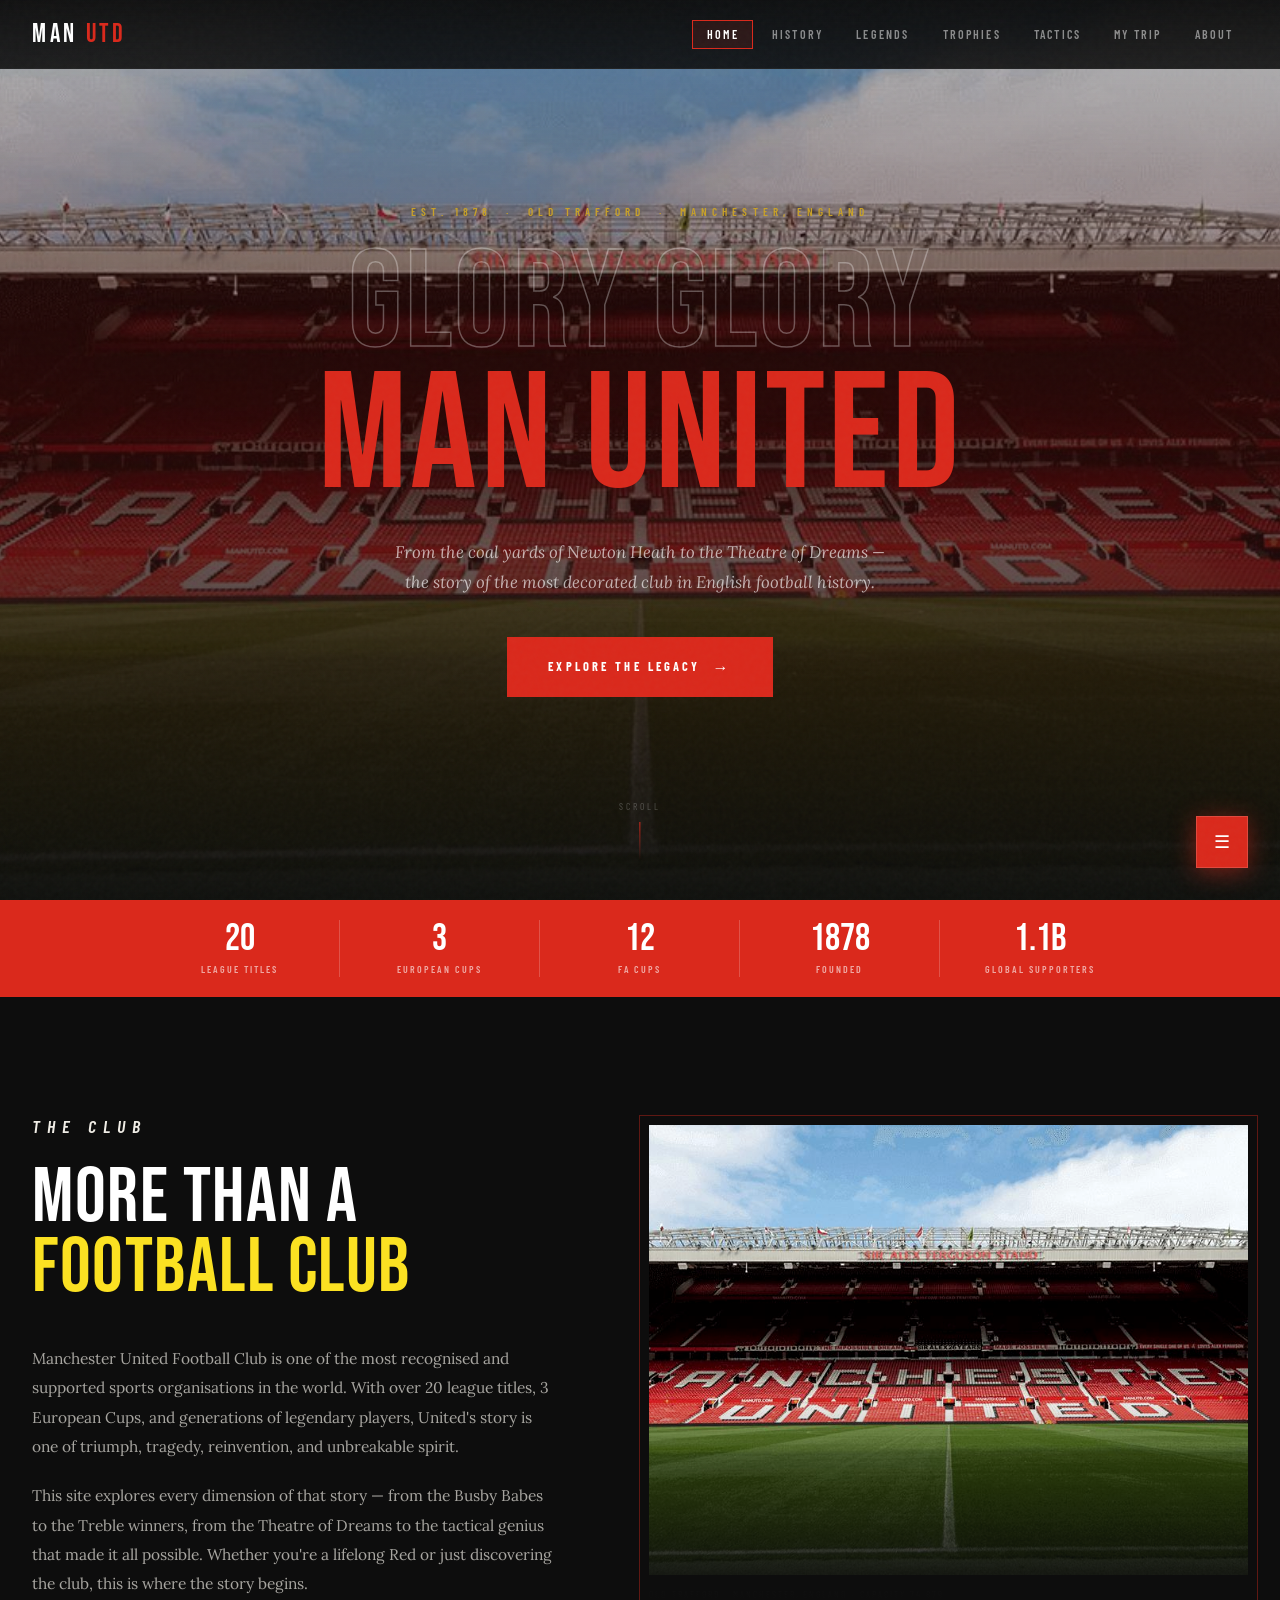
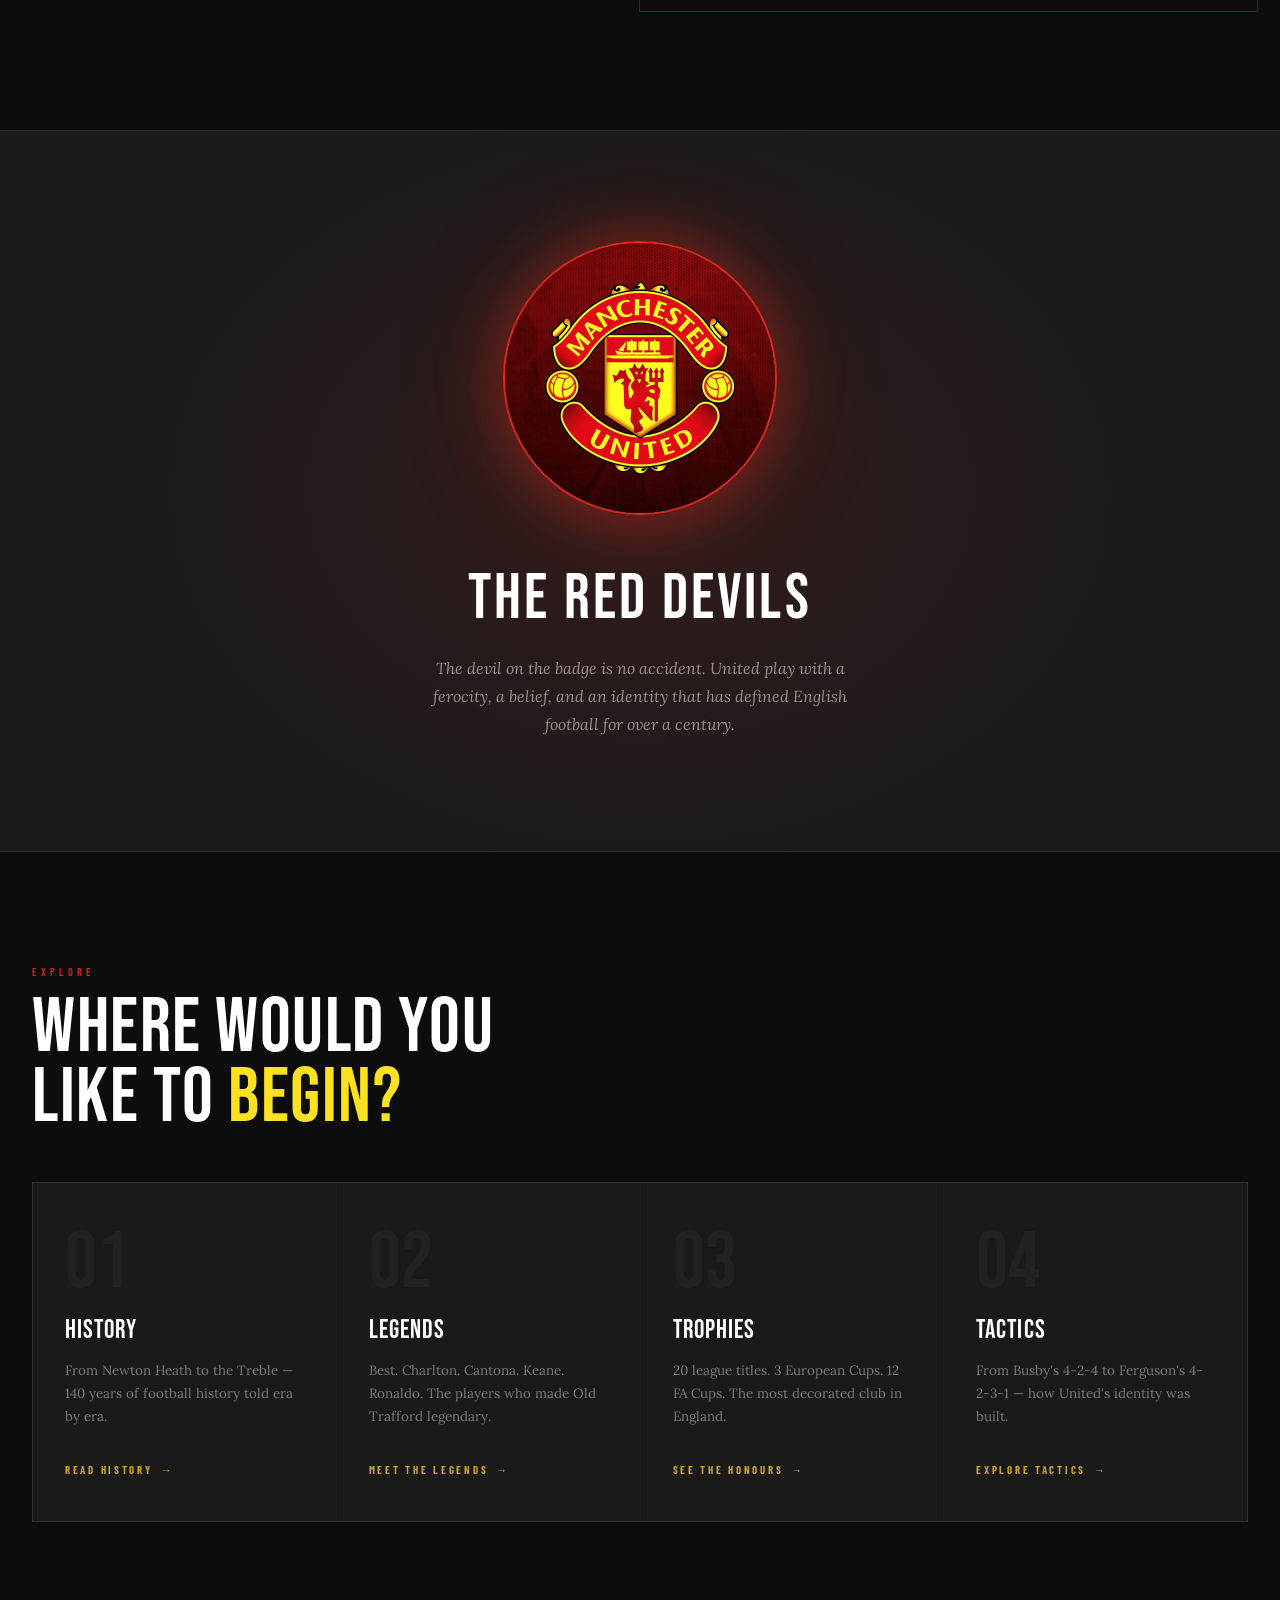
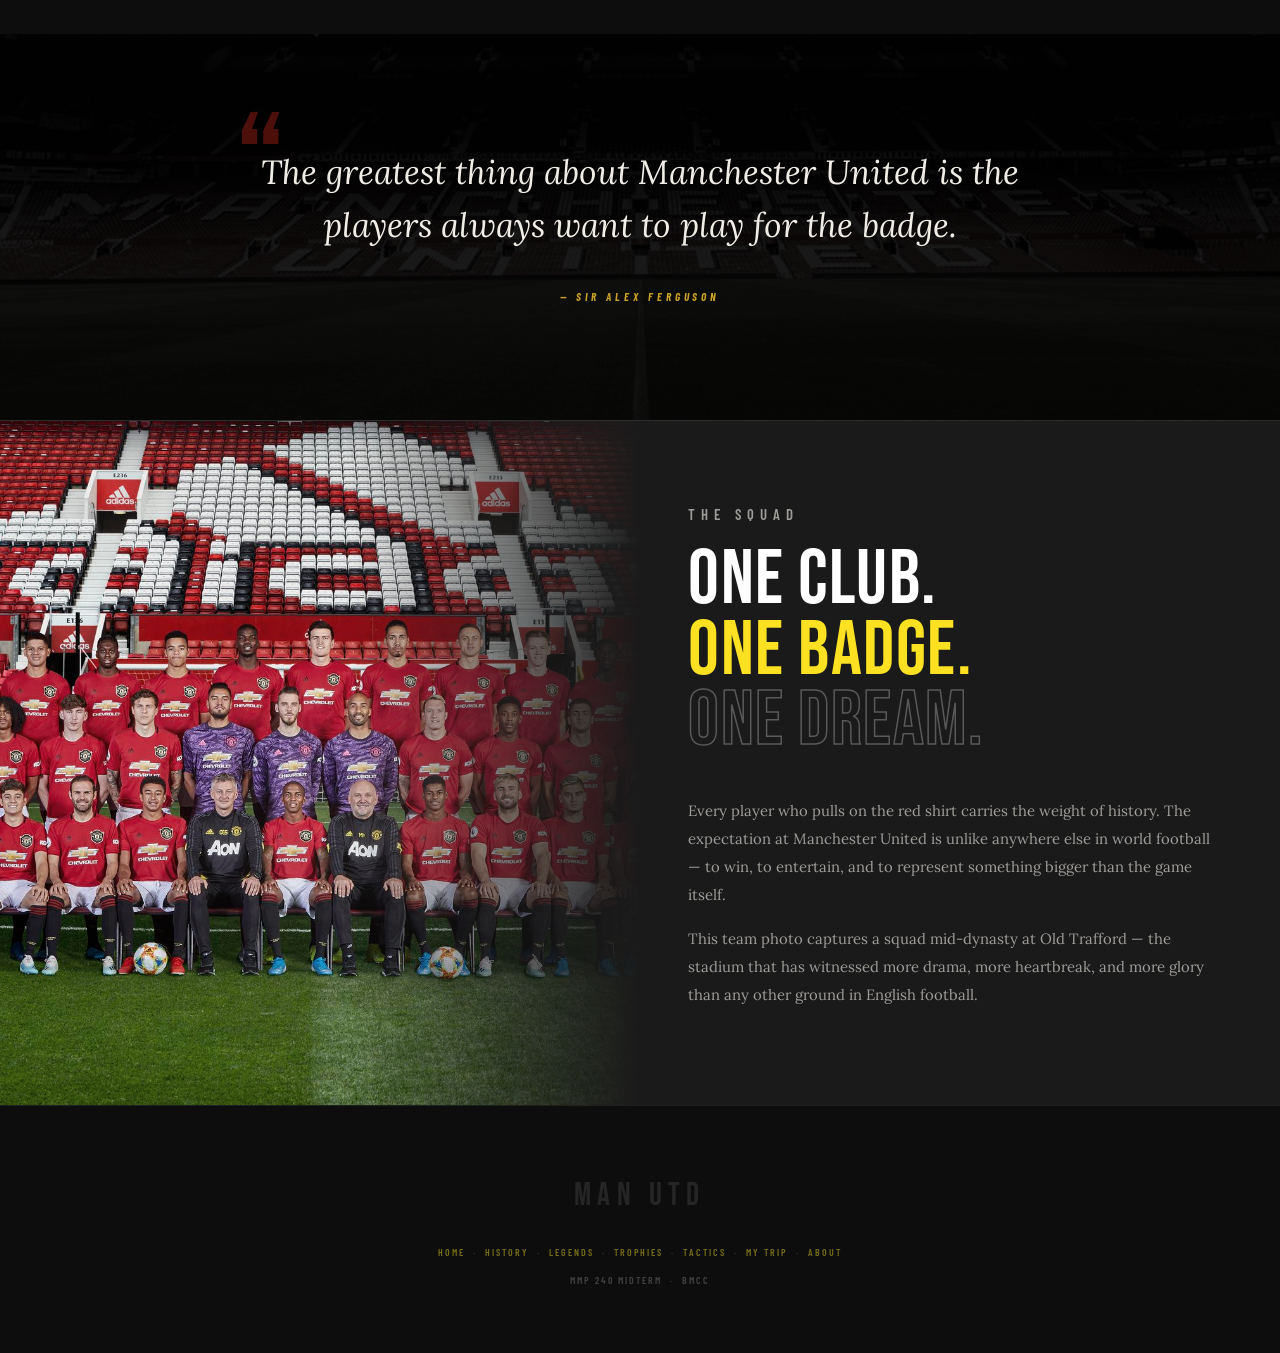
<file: manutd.html>
<!DOCTYPE html>
<html lang="en">
<head>
  <meta charset="UTF-8" />
  <meta name="viewport" content="width=device-width, initial-scale=1.0" />
  <title>Manchester United — Glory, Glory</title>
  <link rel="preconnect" href="https://fonts.googleapis.com" />
  <link href="https://fonts.googleapis.com/css2?family=Bebas+Neue&family=Barlow+Condensed:ital,wght@0,300;0,600;0,700;1,300&family=Lora:ital@0;1&display=swap" rel="stylesheet" />
  <link rel="stylesheet" href="css/reset.css" />
  <link rel="stylesheet" href="css/styles3.css" />
</head>
<body>

  <header>
    <div class="nav-inner">
      <a href="manutd.html" class="nav-logo">MAN <span>UTD</span></a>
      <nav aria-label="Main navigation">
        <ul>
          <li><a href="manutd.html">Home</a></li>
          <li><a href="history.html">History</a></li>
          <li><a href="legends.html">Legends</a></li>
          <li><a href="trophies.html">Trophies</a></li>
          <li><a href="tactics.html">Tactics</a></li>
          <li><a href="trip.html">My Trip</a></li><li><a href="about.html">About</a></li>
        </ul>
      </nav>
      <button class="hamburger" aria-label="Toggle navigation" aria-expanded="false">
        <span></span><span></span><span></span>
      </button>
    </div>
  </header>

  <main>
    <section class="hero" aria-labelledby="hero-heading" style="padding:0;max-width:100%;">
      <div class="hero-bg"></div>
      <div class="hero-overlay"></div>
      <div class="hero-content">
        <p class="hero-eyebrow">Est. 1878 &nbsp;&middot;&nbsp; Old Trafford &nbsp;&middot;&nbsp; Manchester, England</p>
        <h1 id="hero-heading">
          <span class="ghost-line">Glory Glory</span>
          <span class="red-line">Man United</span>
        </h1>
        <p class="hero-sub">From the coal yards of Newton Heath to the Theatre of Dreams — the story of the most decorated club in English football history.</p>
        <a href="history.html" class="btn-primary">
          <span class="btn-label">Explore the Legacy</span>
          <span class="btn-arrow">→</span>
        </a>
      </div>
      <div class="scroll-hint" aria-hidden="true">
        <span>Scroll</span>
        <div class="scroll-hint-line"></div>
      </div>
    </section>

    <div class="stat-bar" role="complementary">
      <div class="stat-item"><div class="stat-number">20</div><div class="stat-label">League Titles</div></div>
      <div class="stat-item"><div class="stat-number">3</div><div class="stat-label">European Cups</div></div>
      <div class="stat-item"><div class="stat-number">12</div><div class="stat-label">FA Cups</div></div>
      <div class="stat-item"><div class="stat-number">1878</div><div class="stat-label">Founded</div></div>
      <div class="stat-item"><div class="stat-number">1.1B</div><div class="stat-label">Global Supporters</div></div>
    </div>

    <section aria-labelledby="intro-heading">
      <div class="intro-split">
        <div class="intro-body reveal">
          <p class="section-eyebrow">The Club</p>
          <h2 class="section-title" id="intro-heading">More Than a<br /><em>Football Club</em></h2>
          <p>Manchester United Football Club is one of the most recognised and supported sports organisations in the world. With over 20 league titles, 3 European Cups, and generations of legendary players, United's story is one of triumph, tragedy, reinvention, and unbreakable spirit.</p>
          <p>This site explores every dimension of that story — from the Busby Babes to the Treble winners, from the Theatre of Dreams to the tactical genius that made it all possible. Whether you're a lifelong Red or just discovering the club, this is where the story begins.</p>
        </div>
        <div class="intro-image-wrap reveal reveal-delay-2">
          <img src="images/stadium.jpg" alt="Old Trafford — the Theatre of Dreams" />
          <p class="image-caption">Old Trafford · Manchester, England · Capacity 74,879</p>
        </div>
      </div>
    </section>

    <div class="badge-section full-bleed" role="complementary">
      <div class="badge-img-wrap reveal">
        <img src="images/badge.jpg" alt="Manchester United crest" />
      </div>
      <h2 class="reveal reveal-delay-1">The Red Devils</h2>
      <p class="reveal reveal-delay-2">The devil on the badge is no accident. United play with a ferocity, a belief, and an identity that has defined English football for over a century.</p>
    </div>

    <section aria-labelledby="explore-heading">
      <p class="section-eyebrow reveal">Explore</p>
      <h2 class="section-title reveal reveal-delay-1" id="explore-heading">Where Would You<br />Like to <em>Begin?</em></h2>
      <div class="cards-grid">
        <article class="card reveal">
          <div class="card-num">01</div>
          <h3>History</h3>
          <p>From Newton Heath to the Treble — 140 years of football history told era by era.</p>
          <a href="history.html" class="card-link">Read History <span>→</span></a>
        </article>
        <article class="card reveal reveal-delay-1">
          <div class="card-num">02</div>
          <h3>Legends</h3>
          <p>Best. Charlton. Cantona. Keane. Ronaldo. The players who made Old Trafford legendary.</p>
          <a href="legends.html" class="card-link">Meet the Legends <span>→</span></a>
        </article>
        <article class="card reveal reveal-delay-2">
          <div class="card-num">03</div>
          <h3>Trophies</h3>
          <p>20 league titles. 3 European Cups. 12 FA Cups. The most decorated club in England.</p>
          <a href="trophies.html" class="card-link">See the Honours <span>→</span></a>
        </article>
        <article class="card reveal reveal-delay-3">
          <div class="card-num">04</div>
          <h3>Tactics</h3>
          <p>From Busby's 4-2-4 to Ferguson's 4-2-3-1 — how United's identity was built.</p>
          <a href="tactics.html" class="card-link">Explore Tactics <span>→</span></a>
        </article>
      </div>
    </section>

    <div class="quote-strip full-bleed" role="complementary">
      <div class="quote-bg"></div>
      <blockquote>
        <p>The greatest thing about Manchester United is the players always want to play for the badge.</p>
        <cite>— Sir Alex Ferguson</cite>
      </blockquote>
    </div>

    <div class="team-section full-bleed">
      <div class="team-inner">
        <div class="team-image-side">
          <img src="images/team.jpg" alt="Manchester United squad photo at Old Trafford" />
        </div>
        <div class="team-text-side">
          <p class="section-eyebrow reveal">The Squad</p>
          <h2 class="section-title reveal reveal-delay-1">One Club.<br /><em>One Badge.</em><br /><span class="outline">One Dream.</span></h2>
          <p class="reveal reveal-delay-2">Every player who pulls on the red shirt carries the weight of history. The expectation at Manchester United is unlike anywhere else in world football — to win, to entertain, and to represent something bigger than the game itself.</p>
          <p class="reveal reveal-delay-3">This team photo captures a squad mid-dynasty at Old Trafford — the stadium that has witnessed more drama, more heartbreak, and more glory than any other ground in English football.</p>
        </div>
      </div>
    </div>
  </main>

  <footer>
    <div class="footer-logo">MAN UTD</div>
    <p>
      <a href="manutd.html">Home</a> &nbsp;&middot;&nbsp;
      <a href="history.html">History</a> &nbsp;&middot;&nbsp;
      <a href="legends.html">Legends</a> &nbsp;&middot;&nbsp;
      <a href="trophies.html">Trophies</a> &nbsp;&middot;&nbsp;
      <a href="tactics.html">Tactics</a> &nbsp;&middot;&nbsp;
      <a href="trip.html">My Trip</a> &nbsp;&middot;&nbsp;
      <a href="about.html">About</a>
    </p>
    <p style="margin-top:0.75rem;">MMP 240 Midterm &nbsp;&middot;&nbsp; BMCC</p>
  </footer>

  <div class="assignments-widget" role="navigation" aria-label="Assignments">
    <div class="assignments-panel" id="assignments-panel">
      <h3>Assignments List</h3>
      <ol>
       <li><a href="index.html">Introduction</a></li>
    <li><a href="recipe.html">Recipes</a></li>
    <li><a href="resume.html">Resume</a></li>
    <li><a href="layout.html">Layout</a></li>
    <li><a href="manutd.html">Home</a></li>
      </ol>
    </div>
    <button class="assignments-toggle" aria-label="Toggle assignments" aria-expanded="false">☰</button>
  </div>

  <script src="js/nav.js"></script>
</body>
</html>
</file>
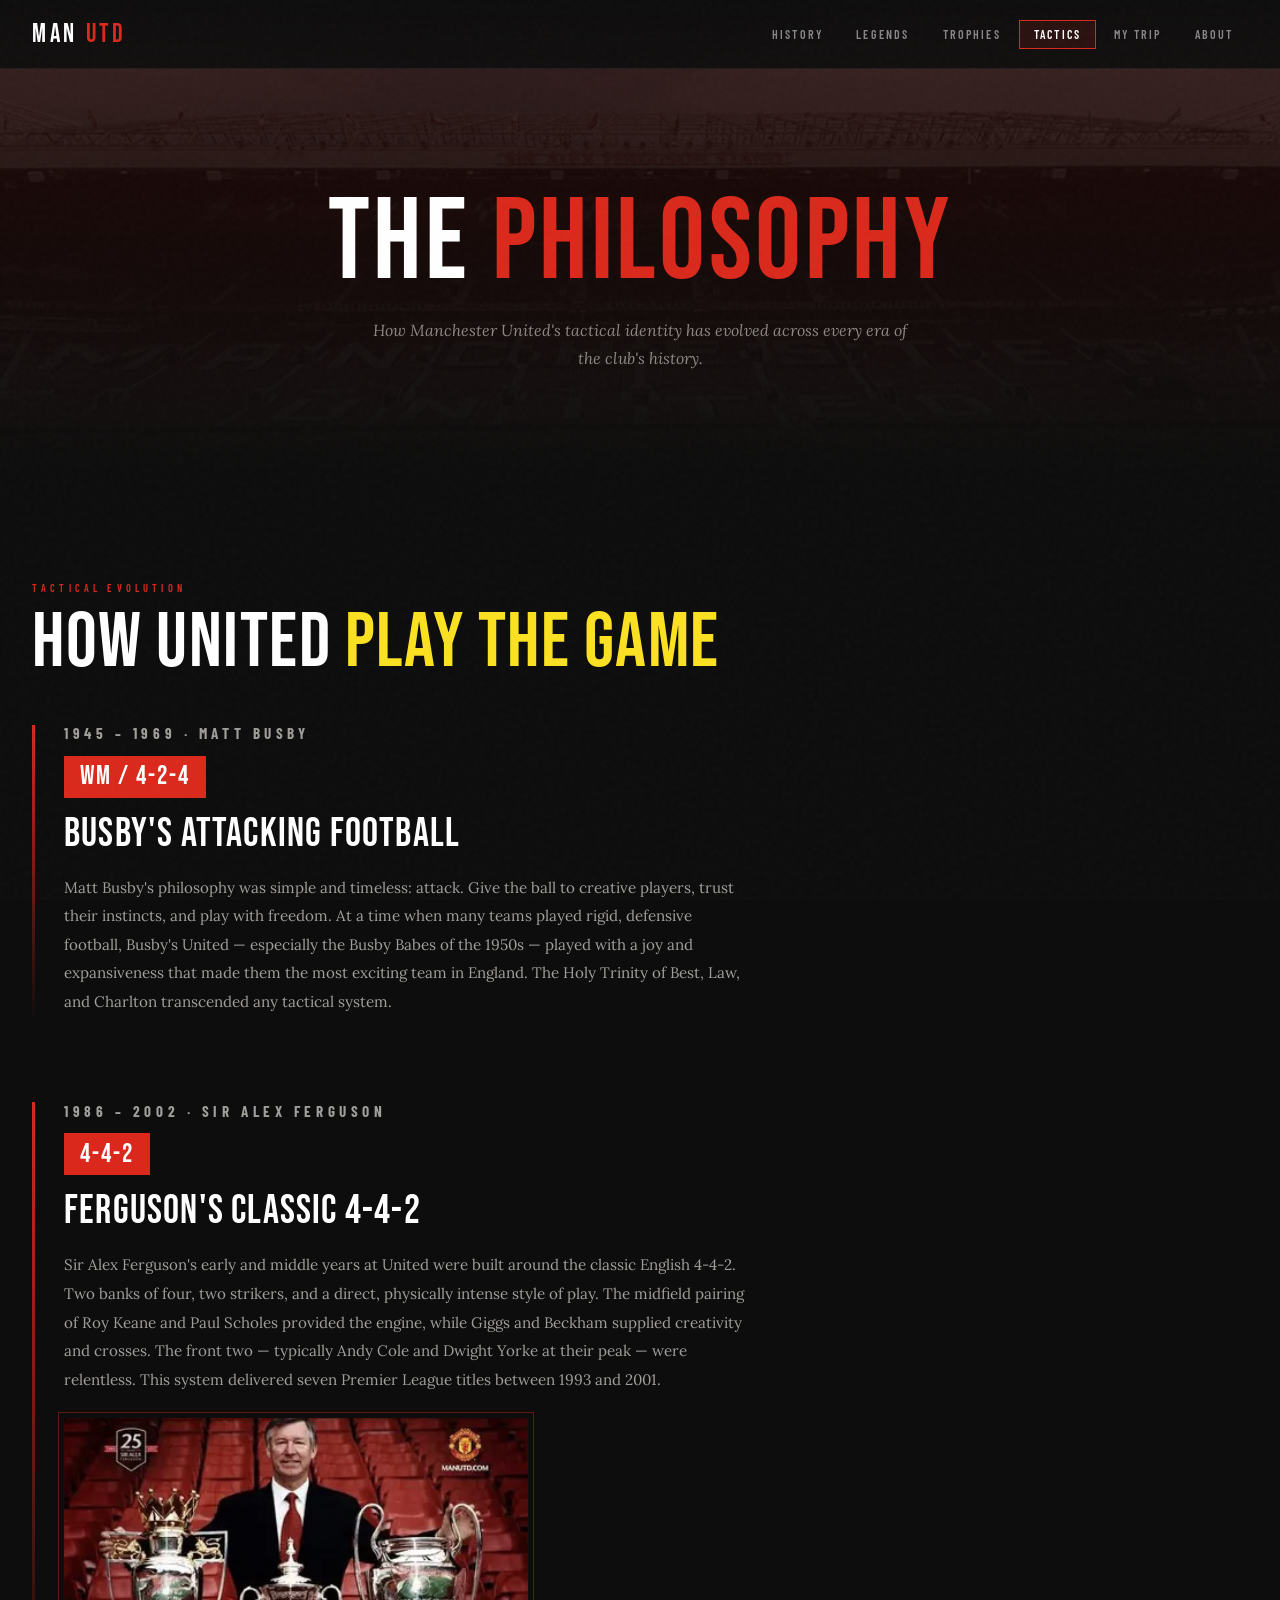
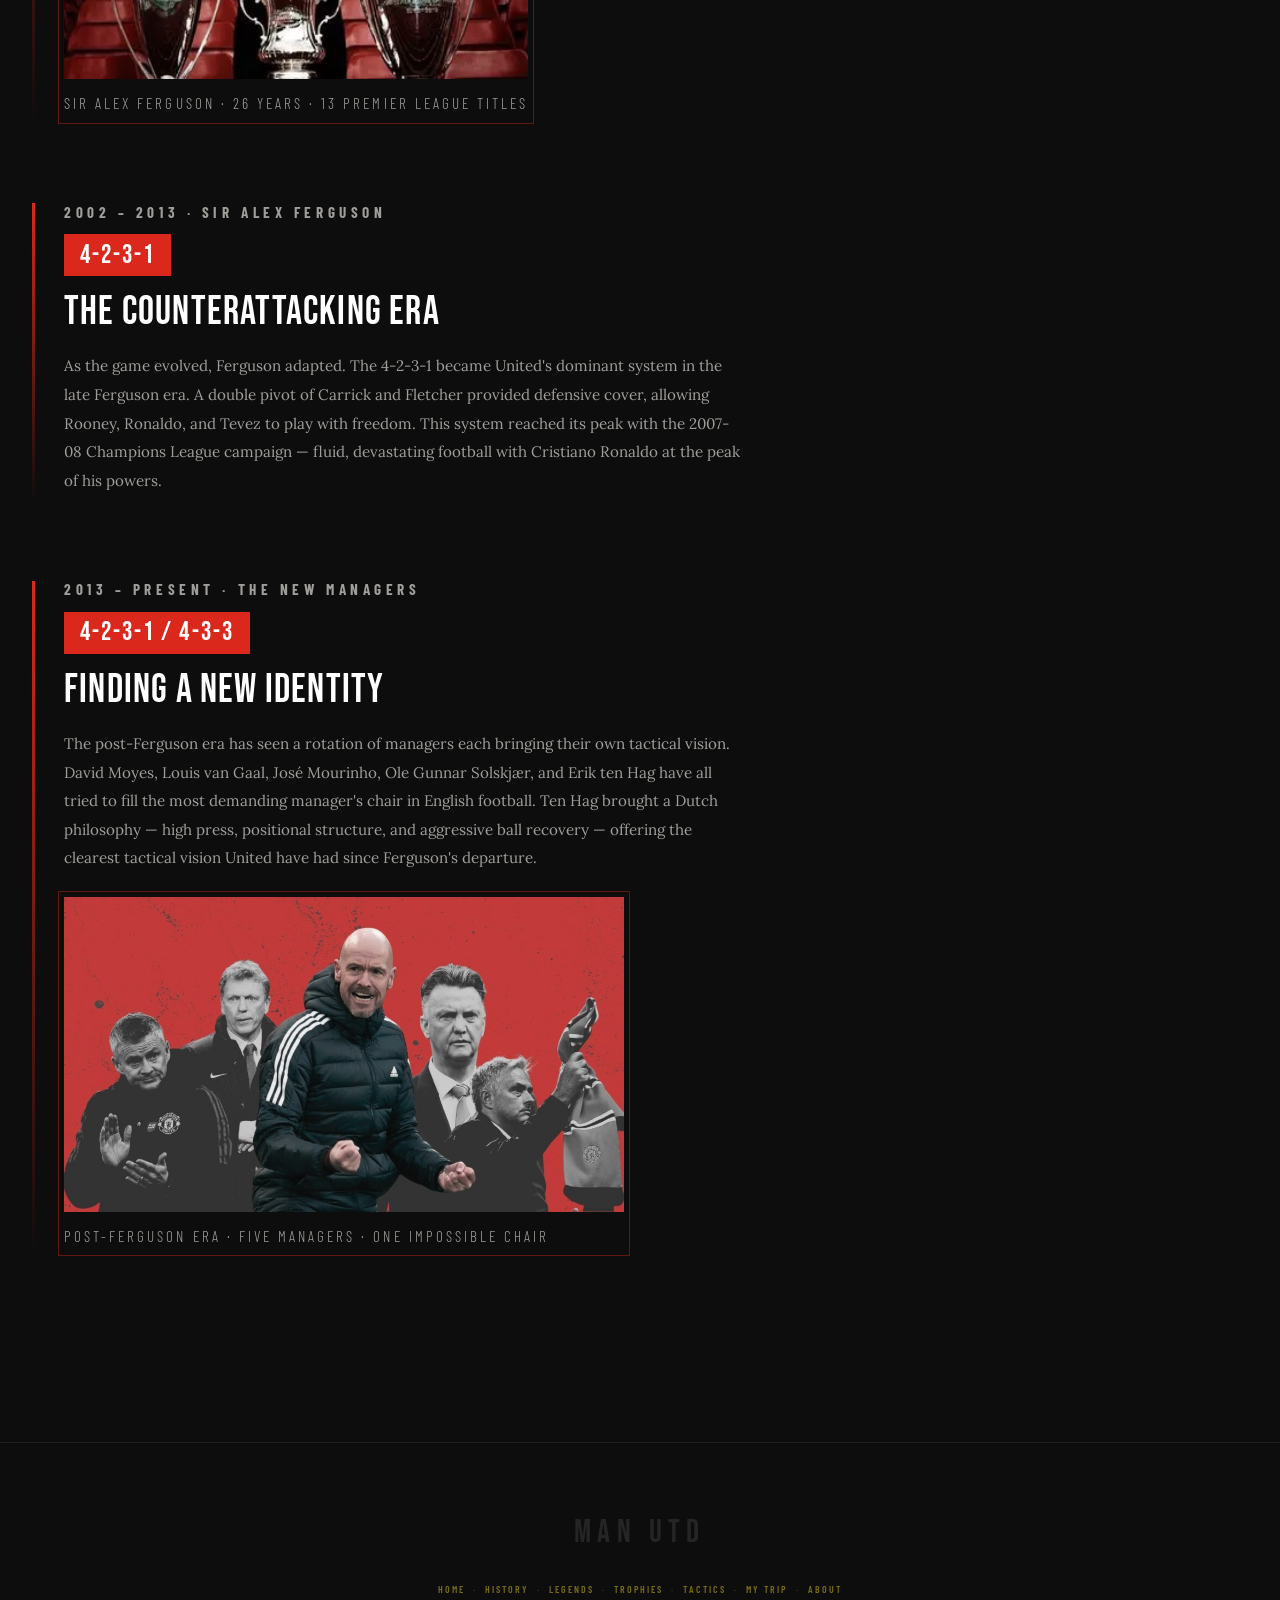
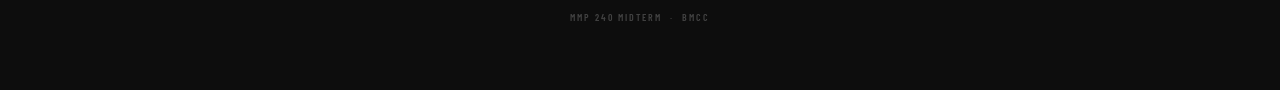
<file: tactics.html>
<!DOCTYPE html>
<html lang="en">
<head>
  <meta charset="UTF-8" />
  <meta name="viewport" content="width=device-width, initial-scale=1.0" />
  <title>Tactics — Manchester United</title>
  <link rel="preconnect" href="https://fonts.googleapis.com" />
  <link href="https://fonts.googleapis.com/css2?family=Bebas+Neue&family=Barlow+Condensed:ital,wght@0,300;0,600;0,700;1,300&family=Lora:ital@0;1&display=swap" rel="stylesheet" />
  <link rel="stylesheet" href="css/reset.css" />
  <link rel="stylesheet" href="css/styles3.css" />
</head>
<body>

  <header>
    <div class="nav-inner">
      <a href="index.html" class="nav-logo">MAN <span>UTD</span></a>
      <nav aria-label="Main navigation">
        <ul>
          <li><a href="history.html">History</a></li>
          <li><a href="legends.html">Legends</a></li>
          <li><a href="trophies.html">Trophies</a></li>
          <li><a href="tactics.html">Tactics</a></li>
          <li><a href="trip.html">My Trip</a></li><li><a href="about.html">About</a></li>
        </ul>
      </nav>
      <button class="hamburger" aria-label="Toggle navigation" aria-expanded="false">
        <span></span><span></span><span></span>
      </button>
    </div>
  </header>

  <main>
    <div class="page-hero">
      <div class="page-hero-bg"></div>
      <div class="page-hero-overlay"></div>
      <div class="page-hero-content">
        <h1>The <span>Philosophy</span></h1>
        <p>How Manchester United's tactical identity has evolved across every era of the club's history.</p>
      </div>
    </div>

    <section aria-labelledby="tactics-heading">
      <p class="section-eyebrow reveal">Tactical Evolution</p>
      <h2 class="section-title reveal reveal-delay-1" id="tactics-heading">How United <em>Play the Game</em></h2>

      <article class="tactics-block reveal">
        <p class="era-tag">1945 – 1969 · Matt Busby</p>
        <div class="formation-badge">WM / 4-2-4</div>
        <h3>Busby's Attacking Football</h3>
        <p>
          Matt Busby's philosophy was simple and timeless: attack. Give the ball to creative players,
          trust their instincts, and play with freedom. At a time when many teams played rigid, defensive
          football, Busby's United — especially the Busby Babes of the 1950s — played with a joy and
          expansiveness that made them the most exciting team in England. The Holy Trinity of Best, Law,
          and Charlton transcended any tactical system.
        </p>
      </article>

      <article class="tactics-block reveal">
        <p class="era-tag">1986 – 2002 · Sir Alex Ferguson</p>
        <div class="formation-badge">4-4-2</div>
        <h3>Ferguson's Classic 4-4-2</h3>
        <p>
          Sir Alex Ferguson's early and middle years at United were built around the classic English 4-4-2.
          Two banks of four, two strikers, and a direct, physically intense style of play. The midfield
          pairing of Roy Keane and Paul Scholes provided the engine, while Giggs and Beckham supplied
          creativity and crosses. The front two — typically Andy Cole and Dwight Yorke at their peak —
          were relentless. This system delivered seven Premier League titles between 1993 and 2001.
        </p>
        <div class="tactics-img-wrap">
          <img src="images/sir_alex.webp" alt="Sir Alex Ferguson with the Premier League, FA Cup and Champions League trophies" />
          <p class="tactics-img-caption">Sir Alex Ferguson · 26 Years · 13 Premier League Titles</p>
        </div>
      </article>

      <article class="tactics-block reveal">
        <p class="era-tag">2002 – 2013 · Sir Alex Ferguson</p>
        <div class="formation-badge">4-2-3-1</div>
        <h3>The Counterattacking Era</h3>
        <p>
          As the game evolved, Ferguson adapted. The 4-2-3-1 became United's dominant system in the late
          Ferguson era. A double pivot of Carrick and Fletcher provided defensive cover, allowing Rooney,
          Ronaldo, and Tevez to play with freedom. This system reached its peak with the 2007-08 Champions
          League campaign — fluid, devastating football with Cristiano Ronaldo at the peak of his powers.
        </p>
      </article>

      <article class="tactics-block reveal">
        <p class="era-tag">2013 – Present · The New Managers</p>
        <div class="formation-badge">4-2-3-1 / 4-3-3</div>
        <h3>Finding a New Identity</h3>
        <p>
          The post-Ferguson era has seen a rotation of managers each bringing their own tactical vision.
          David Moyes, Louis van Gaal, José Mourinho, Ole Gunnar Solskjær, and Erik ten Hag have all
          tried to fill the most demanding manager's chair in English football. Ten Hag brought a Dutch
          philosophy — high press, positional structure, and aggressive ball recovery — offering the
          clearest tactical vision United have had since Ferguson's departure.
        </p>
        <div class="tactics-img-wrap">
          <img src="images/ten_hag_era.jpg" alt="Post-Ferguson era managers including Ten Hag, Mourinho, Van Gaal, Moyes and Solskjaer" />
          <p class="tactics-img-caption">Post-Ferguson Era · Five Managers · One Impossible Chair</p>
        </div>
      </article>

    </section>
  </main>

  <footer>
    <div class="footer-logo">MAN UTD</div>
    <p>
      <a href="index.html">Home</a> &nbsp;&middot;&nbsp;
      <a href="history.html">History</a> &nbsp;&middot;&nbsp;
      <a href="legends.html">Legends</a> &nbsp;&middot;&nbsp;
      <a href="trophies.html">Trophies</a> &nbsp;&middot;&nbsp;
      <a href="tactics.html">Tactics</a> &nbsp;&middot;&nbsp;
      <a href="trip.html">My Trip</a> &nbsp;&middot;&nbsp;
      <a href="about.html">About</a>
    </p>
    <p style="margin-top:0.75rem;">MMP 240 Midterm &nbsp;&middot;&nbsp; BMCC</p>
  </footer>

 

  <script src="js/nav.js"></script>
</body>
</html>
</file>
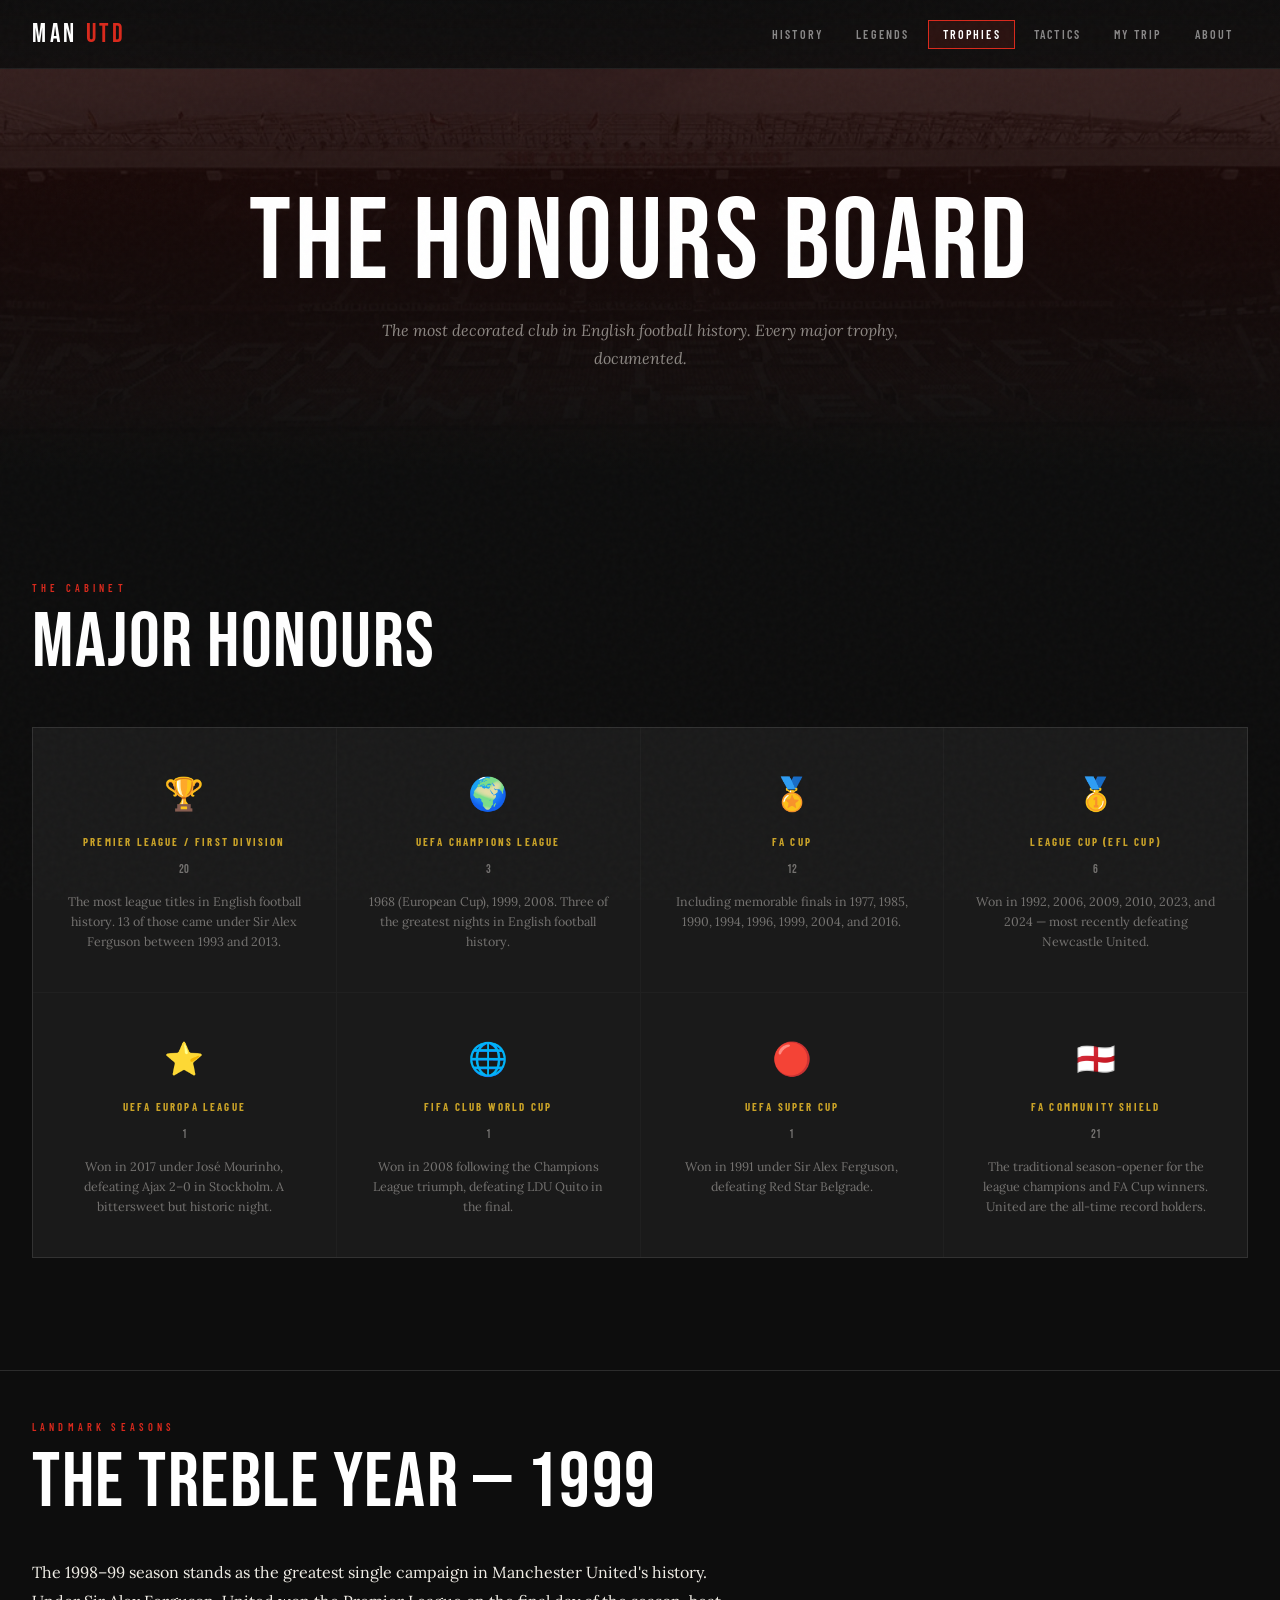
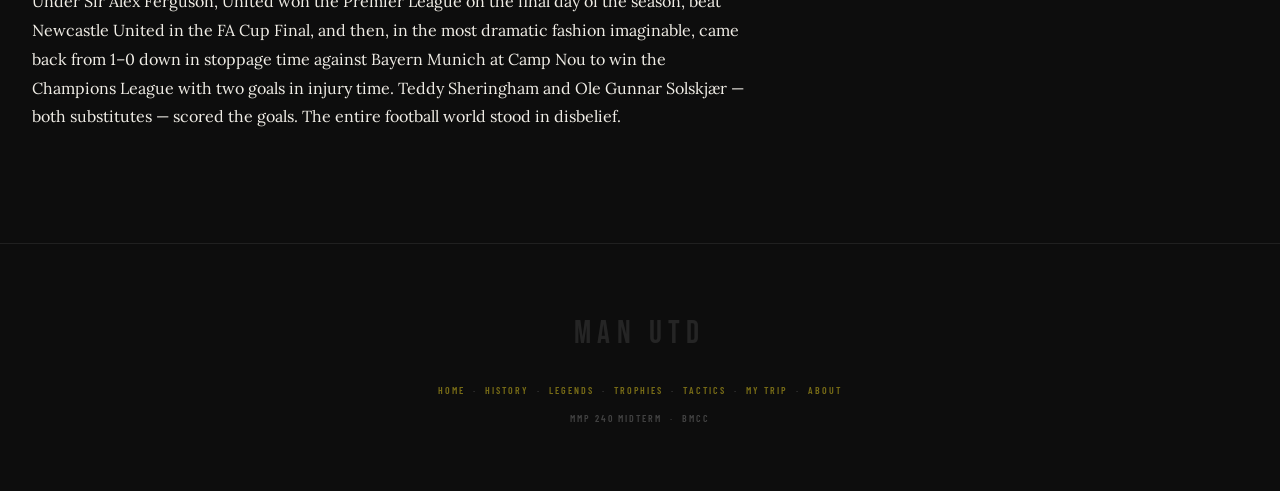
<file: trophies.html>
<!DOCTYPE html>
<html lang="en">
<head>
  <meta charset="UTF-8" />
  <meta name="viewport" content="width=device-width, initial-scale=1.0" />
  <title>Trophies — Manchester United</title>
  <link rel="preconnect" href="https://fonts.googleapis.com" />
  <link href="https://fonts.googleapis.com/css2?family=Bebas+Neue&family=Barlow+Condensed:ital,wght@0,300;0,600;0,700;1,300&family=Lora:ital@0;1&display=swap" rel="stylesheet" />
  <link rel="stylesheet" href="css/reset.css" />
  <link rel="stylesheet" href="css/styles3.css" />
</head>
<body>

  <header>
    <div class="nav-inner">
      <a href="index.html" class="nav-logo">MAN <span>UTD</span></a>
      <nav aria-label="Main navigation">
        <ul>
          <li><a href="history.html">History</a></li>
          <li><a href="legends.html">Legends</a></li>
          <li><a href="trophies.html">Trophies</a></li>
          <li><a href="tactics.html">Tactics</a></li>
          <li><a href="trip.html">My Trip</a></li><li><a href="about.html">About</a></li>
        </ul>
      </nav>
      <button class="hamburger" aria-label="Toggle navigation" aria-expanded="false">
        <span></span><span></span><span></span>
      </button>
    </div>
  </header>

  <main>
    <div class="page-hero">
      <div class="page-hero-bg"></div>
      <div class="page-hero-overlay"></div>
      <div class="page-hero-content">
        <h1>The Honours Board</h1>
        <p>The most decorated club in English football history. Every major trophy, documented.</p>
      </div>
    </div>

    <section aria-labelledby="trophies-heading">
      <p class="section-eyebrow">The Cabinet</p>
      <h2 class="section-title" id="trophies-heading">Major <span>Honours</span></h2>

      <div class="trophies-grid">

        <article class="trophy-card">
          <div class="trophy-icon" aria-hidden="true">🏆</div>
          <h3>Premier League / First Division</h3>
          <p class="trophy-count">20</p>
          <p>The most league titles in English football history. 13 of those came under Sir Alex Ferguson between 1993 and 2013.</p>
        </article>

        <article class="trophy-card">
          <div class="trophy-icon" aria-hidden="true">🌍</div>
          <h3>UEFA Champions League</h3>
          <p class="trophy-count">3</p>
          <p>1968 (European Cup), 1999, 2008. Three of the greatest nights in English football history.</p>
        </article>

        <article class="trophy-card">
          <div class="trophy-icon" aria-hidden="true">🏅</div>
          <h3>FA Cup</h3>
          <p class="trophy-count">12</p>
          <p>Including memorable finals in 1977, 1985, 1990, 1994, 1996, 1999, 2004, and 2016.</p>
        </article>

        <article class="trophy-card">
          <div class="trophy-icon" aria-hidden="true">🥇</div>
          <h3>League Cup (EFL Cup)</h3>
          <p class="trophy-count">6</p>
          <p>Won in 1992, 2006, 2009, 2010, 2023, and 2024 — most recently defeating Newcastle United.</p>
        </article>

        <article class="trophy-card">
          <div class="trophy-icon" aria-hidden="true">⭐</div>
          <h3>UEFA Europa League</h3>
          <p class="trophy-count">1</p>
          <p>Won in 2017 under José Mourinho, defeating Ajax 2–0 in Stockholm. A bittersweet but historic night.</p>
        </article>

        <article class="trophy-card">
          <div class="trophy-icon" aria-hidden="true">🌐</div>
          <h3>FIFA Club World Cup</h3>
          <p class="trophy-count">1</p>
          <p>Won in 2008 following the Champions League triumph, defeating LDU Quito in the final.</p>
        </article>

        <article class="trophy-card">
          <div class="trophy-icon" aria-hidden="true">🔴</div>
          <h3>UEFA Super Cup</h3>
          <p class="trophy-count">1</p>
          <p>Won in 1991 under Sir Alex Ferguson, defeating Red Star Belgrade.</p>
        </article>

        <article class="trophy-card">
          <div class="trophy-icon" aria-hidden="true">🏴󠁧󠁢󠁥󠁮󠁧󠁿</div>
          <h3>FA Community Shield</h3>
          <p class="trophy-count">21</p>
          <p>The traditional season-opener for the league champions and FA Cup winners. United are the all-time record holders.</p>
        </article>

      </div>
    </section>

    <!-- Notable years section -->
    <section aria-labelledby="notable-heading" style="border-top: 1px solid #2C2C2C; padding-top: 3rem;">
      <p class="section-eyebrow">Landmark Seasons</p>
      <h2 class="section-title" id="notable-heading">The <span>Treble Year — 1999</span></h2>
      <p style="max-width: 720px; color: var(--offwhite); line-height: 1.8; font-size: 1rem;">
        The 1998–99 season stands as the greatest single campaign in Manchester United's history.
        Under Sir Alex Ferguson, United won the Premier League on the final day of the season,
        beat Newcastle United in the FA Cup Final, and then, in the most dramatic fashion imaginable,
        came back from 1–0 down in stoppage time against Bayern Munich at Camp Nou to win the
        Champions League with two goals in injury time. Teddy Sheringham and Ole Gunnar Solskjær —
        both substitutes — scored the goals. The entire football world stood in disbelief.
      </p>
    </section>
  </main>

  <footer>
    <div class="footer-logo">MAN UTD</div>
    <p>
      <a href="index.html">Home</a> &nbsp;&middot;&nbsp;
      <a href="history.html">History</a> &nbsp;&middot;&nbsp;
      <a href="legends.html">Legends</a> &nbsp;&middot;&nbsp;
      <a href="trophies.html">Trophies</a> &nbsp;&middot;&nbsp;
      <a href="tactics.html">Tactics</a> &nbsp;&middot;&nbsp;
      <a href="trip.html">My Trip</a> &nbsp;&middot;&nbsp;
      <a href="about.html">About</a>
    </p>
    <p style="margin-top:0.75rem;">MMP 240 Midterm &nbsp;&middot;&nbsp; BMCC</p>
  </footer>


</html>
  

  <script src="js/nav.js"></script>
</body>
</html>
</file>
<file: css/styles3.css>
/* ==============================================
   MANCHESTER UNITED — MMP 240 MIDTERM
   styles.css · Kyonic Designs
   ============================================== */

@import url('https://fonts.googleapis.com/css2?family=Bebas+Neue&family=Barlow+Condensed:ital,wght@0,300;0,600;0,700;1,300&family=Lora:ital@0;1&display=swap');

/* ==============================================
   CUSTOM PROPERTIES
   ============================================== */
:root {
  --red:        #DA291C;
  --red-dark:   #8B0000;
  --red-deep:   #3a0a07;
  --black:      #0d0d0d;
  --charcoal:   #1a1a1a;
  --panel:      #222222;
  --gold:       #FBE122;
  --gold-muted: #c9b434;
  --white:      #FFFFFF;
  --cream:      #F0EDE6;
  --line:       rgba(255,255,255,0.08);
  --f-display:  'Bebas Neue', sans-serif;
  --f-sub:      'Barlow Condensed', sans-serif;
  --f-body:     'Lora', serif;
}

/* ==============================================
   BASE RESET
   ============================================== */
*, *::before, *::after { box-sizing: border-box; margin: 0; padding: 0; }
html { font-size: 16px; scroll-behavior: smooth; scrollbar-color: var(--red) var(--black); scrollbar-width: thin; }
body { font-family: var(--f-body); background-color: var(--black); color: var(--cream); overflow-x: hidden; }
img { max-width: 100%; display: block; }
ul, ol { list-style: none; }
a { text-decoration: none; color: inherit; }
button { cursor: pointer; border: none; background: none; font: inherit; }

/* Grain overlay */
body::before {
  content: '';
  position: fixed; inset: 0; z-index: 9999; pointer-events: none;
  background-image: url("data:image/svg+xml,%3Csvg viewBox='0 0 200 200' xmlns='http://www.w3.org/2000/svg'%3E%3Cfilter id='n'%3E%3CfeTurbulence type='fractalNoise' baseFrequency='0.85' numOctaves='4' stitchTiles='stitch'/%3E%3C/filter%3E%3Crect width='100%25' height='100%25' filter='url(%23n)'/%3E%3C/svg%3E");
  opacity: 0.025;
}

/* ==============================================
   NAVIGATION
   ============================================== */
header {
  position: fixed; top: 0; left: 0; right: 0; z-index: 1000;
  background: linear-gradient(180deg, rgba(13,13,13,0.97) 0%, rgba(13,13,13,0.88) 100%);
  backdrop-filter: blur(14px);
  border-bottom: 1px solid var(--line);
}
.nav-inner {
  max-width: 1300px; margin: 0 auto; padding: 0 2rem;
  height: 68px; display: flex; align-items: center; justify-content: space-between;
}
.nav-logo {
  font-family: var(--f-display); font-size: 1.65rem; letter-spacing: 0.14em; color: var(--white);
}
.nav-logo span { color: var(--red); }
nav ul { display: flex; gap: 0.25rem; align-items: center; }
nav ul li a {
  font-family: var(--f-sub); font-size: 0.75rem; font-weight: 600; letter-spacing: 0.18em;
  text-transform: uppercase; color: rgba(255,255,255,0.5); padding: 0.4rem 0.85rem;
  border: 1px solid transparent; transition: color 0.25s, border-color 0.25s, background 0.25s;
}
nav ul li a:hover { color: #C9A227; border-color: rgba(201,162,39,0.25); background: rgba(201,162,39,0.04); }
nav ul li a.active { color: var(--white); border-color: var(--red); background: rgba(218,41,28,0.12); }
.hamburger { display: none; flex-direction: column; gap: 5px; padding: 0.5rem; }
.hamburger span { display: block; width: 24px; height: 1.5px; background: var(--white); transition: all 0.3s; }

/* ==============================================
   HERO — STADIUM BACKGROUND
   ============================================== */
.hero {
  position: relative; min-height: 100vh;
  display: flex; align-items: center; justify-content: center;
  text-align: center; overflow: hidden; padding: 6rem 2rem 5rem;
}
.hero-bg {
  position: absolute; inset: 0;
  background-image: url('../images/stadium.jpg');
  background-size: cover; background-position: center 30%;
  animation: heroZoom 20s ease-out forwards;
}
@keyframes heroZoom { from { transform: scale(1.05); } to { transform: scale(1.0); } }
.hero-overlay {
  position: absolute; inset: 0;
  background: linear-gradient(180deg, rgba(13,13,13,0.25) 0%, rgba(58,10,7,0.6) 45%, rgba(13,13,13,0.95) 100%);
}
.hero-content {
  position: relative; z-index: 2; max-width: 900px;
  animation: fadeUp 1.2s cubic-bezier(0.16,1,0.3,1) both;
}
@keyframes fadeUp { from { opacity: 0; transform: translateY(36px); } to { opacity: 1; transform: translateY(0); } }
.hero-eyebrow {
  font-family: var(--f-sub); font-size: 0.7rem; font-weight: 600;
  letter-spacing: 0.45em; text-transform: uppercase; color: #C9A227;
  margin-bottom: 1.5rem; animation: fadeUp 1.2s 0.2s cubic-bezier(0.16,1,0.3,1) both;
}
.hero h1 {
  font-family: var(--f-display); font-size: clamp(4.5rem, 13vw, 10.5rem);
  line-height: 0.87; color: var(--white); letter-spacing: 0.02em; margin-bottom: 1.75rem;
  animation: fadeUp 1.2s 0.3s cubic-bezier(0.16,1,0.3,1) both;
}
.hero h1 .red-line { display: block; color: var(--red); }
.hero h1 .ghost-line {
  display: block; color: transparent; font-size: 83%;
  -webkit-text-stroke: 1.5px rgba(255,255,255,0.3);
}
.hero-sub {
  font-family: var(--f-body); font-style: italic; font-size: 1.05rem;
  color: rgba(255,255,255,0.65); max-width: 500px; margin: 0 auto 2.5rem; line-height: 1.75;
  animation: fadeUp 1.2s 0.45s cubic-bezier(0.16,1,0.3,1) both;
}
.btn-primary {
  display: inline-flex; align-items: center; gap: 0.75rem;
  font-family: var(--f-sub); font-size: 0.78rem; font-weight: 700; letter-spacing: 0.25em;
  text-transform: uppercase; color: var(--white); background: var(--red);
  padding: 1rem 2.5rem; border: 1px solid var(--red);
  position: relative; overflow: hidden; transition: color 0.3s;
  animation: fadeUp 1.2s 0.6s cubic-bezier(0.16,1,0.3,1) both;
}
.btn-primary::before {
  content: ''; position: absolute; inset: 0; background: var(--gold);
  transform: scaleX(0); transform-origin: left; transition: transform 0.4s cubic-bezier(0.16,1,0.3,1);
}
.btn-primary:hover::before { transform: scaleX(1); }
.btn-primary:hover { color: var(--black); }
.btn-label, .btn-arrow { position: relative; z-index: 1; }
.btn-arrow { font-size: 1rem; transition: transform 0.3s; }
.btn-primary:hover .btn-arrow { transform: translateX(5px); }

/* Scroll cue */
.scroll-hint {
  position: absolute; bottom: 2.5rem; left: 50%; transform: translateX(-50%); z-index: 2;
  display: flex; flex-direction: column; align-items: center; gap: 0.5rem;
  animation: pulse 2.5s ease-in-out infinite;
}
@keyframes pulse { 0%,100%{transform:translateX(-50%) translateY(0)} 50%{transform:translateX(-50%) translateY(7px)} }
.scroll-hint span { font-family: var(--f-sub); font-size: 0.6rem; letter-spacing: 0.3em; color: rgba(255,255,255,0.25); text-transform: uppercase; }
.scroll-hint-line { width: 1px; height: 38px; background: linear-gradient(180deg, var(--red), transparent); }

/* ==============================================
   STAT BAR
   ============================================== */
.stat-bar {
  background: var(--red); padding: 1.25rem 2rem;
  display: flex; justify-content: center;
}
.stat-item {
  flex: 1; max-width: 200px; text-align: center;
  border-right: 1px solid rgba(255,255,255,0.2); padding: 0 2rem;
}
.stat-item:last-child { border-right: none; }
.stat-number { font-family: var(--f-display); font-size: 2.4rem; color: var(--white); line-height: 1; }
.stat-label { font-family: var(--f-sub); font-size: 0.62rem; font-weight: 600; letter-spacing: 0.2em; text-transform: uppercase; color: rgba(255,255,255,0.6); margin-top: 0.2rem; }

/* ==============================================
   LAYOUT HELPERS
   ============================================== */
section { padding: 7rem 2rem; max-width: 1300px; margin: 0 auto; }
.full-bleed { max-width: 100%; }
.section-eyebrow { font-family: var(--f-sub); font-size: 0.65rem; font-weight: 600; letter-spacing: 0.4em; text-transform: uppercase; color: var(--red); margin-bottom: 0.75rem; }
.section-title { font-family: var(--f-display); font-size: clamp(2.8rem, 6vw, 5rem); line-height: 0.92; color: var(--white); margin-bottom: 2.5rem; letter-spacing: 0.02em; }
.section-title em { font-style: normal; color: var(--gold); }
.section-title .outline { -webkit-text-stroke: 1.5px rgba(255,255,255,0.28); color: transparent; }

/* ==============================================
   INTRO SPLIT
   ============================================== */
.intro-split { display: grid; grid-template-columns: 1fr 1.15fr; gap: 6rem; align-items: center; }
.intro-body p { font-size: 0.97rem; line-height: 1.9; color: rgba(240,237,230,0.68); margin-bottom: 1.2rem; }
.intro-body p:first-of-type { font-size: 1.12rem; color: var(--cream); font-style: italic; }
.intro-image-wrap { position: relative; }
.intro-image-wrap img { width: 100%; object-fit: cover; aspect-ratio: 4/3; filter: saturate(0.85) contrast(1.08); }
.intro-image-wrap::before { content: ''; position: absolute; inset: -10px; border: 1px solid var(--red); z-index: -1; opacity: 0.4; }
.intro-image-wrap::after { content: ''; position: absolute; bottom: 0; left: 0; right: 0; height: 45%; background: linear-gradient(0deg, var(--black), transparent); }
.image-caption { font-family: var(--f-sub); font-size: 0.62rem; font-weight: 300; letter-spacing: 0.2em; text-transform: uppercase; color: rgba(255,255,255,0.25); margin-top: 0.75rem; }

/* ==============================================
   BADGE SECTION
   ============================================== */
.badge-section {
  background: var(--charcoal); border-top: 1px solid var(--line); border-bottom: 1px solid var(--line);
  padding: 7rem 2rem; text-align: center; max-width: 100%; position: relative; overflow: hidden;
}
.badge-section::before {
  content: ''; position: absolute; inset: 0;
  background: radial-gradient(ellipse 60% 80% at 50% 50%, rgba(218,41,28,0.13), transparent 70%);
  pointer-events: none;
}
.badge-img-wrap { position: relative; display: inline-block; margin-bottom: 2.5rem; }
.badge-img-wrap img {
  width: clamp(180px, 22vw, 270px); height: clamp(180px, 22vw, 270px);
  object-fit: cover; border-radius: 50%;
  box-shadow: 0 0 0 2px var(--red), 0 0 60px rgba(218,41,28,0.5), 0 0 120px rgba(218,41,28,0.2);
  animation: badgeGlow 4s ease-in-out infinite;
}
@keyframes badgeGlow {
  0%,100% { box-shadow: 0 0 0 2px var(--red), 0 0 55px rgba(218,41,28,0.45), 0 0 110px rgba(218,41,28,0.18); }
  50%      { box-shadow: 0 0 0 2px var(--red), 0 0 80px rgba(218,41,28,0.65), 0 0 160px rgba(218,41,28,0.32); }
}
.badge-section h2 { font-family: var(--f-display); font-size: clamp(2rem, 5vw, 4rem); color: var(--white); letter-spacing: 0.05em; margin-bottom: 1rem; }
.badge-section p { font-family: var(--f-body); font-style: italic; font-size: 1rem; color: rgba(240,237,230,0.55); max-width: 460px; margin: 0 auto; line-height: 1.78; }

/* ==============================================
   NAV CARDS
   ============================================== */
.cards-grid {
  display: grid; grid-template-columns: repeat(4, 1fr);
  gap: 1px; background: var(--line); border: 1px solid var(--line); margin-top: 3rem;
}
.card { background: var(--charcoal); padding: 2.5rem 2rem; position: relative; overflow: hidden; transition: background 0.3s; }
.card::before {
  content: ''; position: absolute; top: 0; left: 0; right: 0; height: 3px;
  background: linear-gradient(90deg, var(--red), var(--gold));
  transform: scaleX(0); transform-origin: left; transition: transform 0.45s cubic-bezier(0.16,1,0.3,1);
}
.card:hover { background: #1e1e1e; }
.card:hover::before { transform: scaleX(1); }
.card-num { font-family: var(--f-display); font-size: 5rem; color: rgba(255,255,255,0.04); line-height: 1; margin-bottom: 0.75rem; transition: color 0.35s; }
.card:hover .card-num { color: rgba(218,41,28,0.1); }
.card h3 { font-family: var(--f-display); font-size: 1.65rem; color: var(--white); letter-spacing: 0.04em; margin-bottom: 0.75rem; }
.card p { font-size: 0.84rem; color: rgba(240,237,230,0.45); line-height: 1.72; margin-bottom: 1.75rem; }
.card-link { font-family: var(--f-sub); font-size: 0.68rem; font-weight: 700; letter-spacing: 0.25em; text-transform: uppercase; color: #C9A227; display: inline-flex; align-items: center; gap: 0.5rem; transition: gap 0.3s; }
.card:hover .card-link { gap: 0.9rem; }

/* ==============================================
   QUOTE STRIP
   ============================================== */
.quote-strip {
  position: relative; padding: 7rem 2rem; text-align: center;
  overflow: hidden; background: var(--black); max-width: 100%;
}
.quote-bg {
  position: absolute; inset: 0;
  background-image: url('../images/stadium.jpg');
  background-size: cover; background-position: center 70%;
  filter: brightness(0.1) saturate(0.2);
}
.quote-strip blockquote { position: relative; max-width: 760px; margin: 0 auto; }
.quote-strip blockquote::before {
  content: '\201C'; font-family: var(--f-display); font-size: 9rem; color: var(--red);
  opacity: 0.35; line-height: 0; position: absolute; top: 1.5rem; left: -1.5rem;
}
.quote-strip blockquote p { font-family: var(--f-body); font-style: italic; font-size: clamp(1.3rem, 3vw, 2.1rem); color: var(--cream); line-height: 1.55; margin-bottom: 2rem; }
.quote-strip cite { font-family: var(--f-sub); font-size: 0.7rem; font-weight: 700; letter-spacing: 0.35em; text-transform: uppercase; color: #C9A227; }

/* ==============================================
   TEAM SECTION
   ============================================== */
.team-section { background: var(--charcoal); border-top: 1px solid var(--line); max-width: 100%; }
.team-inner { display: grid; grid-template-columns: 1fr 1fr; }
.team-image-side { position: relative; overflow: hidden; min-height: 520px; }
.team-image-side img { width: 100%; height: 100%; object-fit: cover; object-position: center top; filter: saturate(0.82); transition: transform 0.9s cubic-bezier(0.16,1,0.3,1); }
.team-image-side:hover img { transform: scale(1.04); }
.team-image-side::after { content: ''; position: absolute; inset: 0; background: linear-gradient(90deg, transparent 55%, var(--charcoal)); }
.team-text-side { padding: 5rem 4rem 5rem 3rem; display: flex; flex-direction: column; justify-content: center; }
.team-text-side p { font-size: 0.93rem; line-height: 1.88; color: rgba(240,237,230,0.62); margin-bottom: 1rem; }

/* ==============================================
   PAGE HERO
   ============================================== */
.page-hero { position: relative; padding: 12rem 2rem 6rem; text-align: center; overflow: hidden; }
.page-hero-bg {
  position: absolute; inset: 0;
  background-image: url('../images/stadium.jpg');
  background-size: cover; background-position: center 20%;
  filter: brightness(0.15) saturate(0.35);
}
.page-hero-overlay { position: absolute; inset: 0; background: linear-gradient(180deg, rgba(218,41,28,0.14) 0%, rgba(13,13,13,0.95) 100%); }
.page-hero-content { position: relative; z-index: 2; }
.page-hero h1 { font-family: var(--f-display); font-size: clamp(3.5rem, 9vw, 8rem); color: var(--white); letter-spacing: 0.03em; line-height: 0.9; margin-bottom: 1.25rem; }
.page-hero h1 span { color: var(--red); }
.page-hero p { font-family: var(--f-body); font-style: italic; font-size: 1rem; color: rgba(240,237,230,0.55); max-width: 540px; margin: 0 auto; line-height: 1.75; }

/* ==============================================
   HISTORY TIMELINE
   ============================================== */
.timeline-wrap { position: relative; padding-left: 3rem; }
.timeline-wrap::before { content: ''; position: absolute; left: 0; top: 0.6rem; bottom: 0; width: 1px; background: linear-gradient(180deg, var(--red), transparent); }
.timeline-item { position: relative; margin-bottom: 5rem; }
.timeline-item::before { content: ''; position: absolute; left: -3rem; top: 0.55rem; width: 8px; height: 8px; background: var(--gold); border-radius: 50%; box-shadow: 0 0 14px rgba(251,225,34,0.55); }
.timeline-item .era { font-family: var(--f-sub); font-size: 0.62rem; font-weight: 700; letter-spacing: 0.3em; color: #C9A227; text-transform: uppercase; margin-bottom: 0.5rem; }
.timeline-item h3 { font-family: var(--f-display); font-size: clamp(1.8rem, 3.5vw, 2.8rem); color: var(--white); letter-spacing: 0.02em; margin-bottom: 1rem; }
.timeline-item p { font-size: 0.95rem; color: rgba(240,237,230,0.65); line-height: 1.88; max-width: 660px; }

/* ==============================================
   LEGEND CARDS
   ============================================== */
.legends-grid { display: grid; grid-template-columns: repeat(auto-fit, minmax(280px, 1fr)); gap: 1px; background: var(--line); border: 1px solid var(--line); margin-top: 3rem; }
.legend-card { background: var(--charcoal); padding: 2.5rem 2rem; position: relative; overflow: hidden; transition: background 0.3s; }
.legend-card::after { content: ''; position: absolute; bottom: 0; left: 0; right: 0; height: 2px; background: linear-gradient(90deg, var(--red), var(--gold)); transform: scaleX(0); transform-origin: left; transition: transform 0.45s cubic-bezier(0.16,1,0.3,1); }
.legend-card:hover { background: #1e1e1e; }
.legend-card:hover::after { transform: scaleX(1); }
.legend-position { font-family: var(--f-sub); font-size: 0.62rem; font-weight: 700; letter-spacing: 0.3em; color: var(--red); text-transform: uppercase; margin-bottom: 0.5rem; }
.legend-card h3 { font-family: var(--f-display); font-size: 2rem; color: var(--white); letter-spacing: 0.02em; margin-bottom: 0.3rem; }
.legend-years { font-family: var(--f-sub); font-size: 0.7rem; font-weight: 300; letter-spacing: 0.15em; color: var(--gold-muted); margin-bottom: 1.25rem; }
.legend-card p { font-size: 0.87rem; color: rgba(240,237,230,0.58); line-height: 1.82; }

/* ==============================================
   TROPHIES
   ============================================== */
.trophies-grid { display: grid; grid-template-columns: repeat(4, 1fr); gap: 1px; background: var(--line); border: 1px solid var(--line); margin-top: 3rem; }
.trophy-card { background: var(--charcoal); padding: 2.5rem 1.75rem; text-align: center; transition: background 0.3s; }
.trophy-card:hover { background: #1e1e1e; }
.trophy-icon { font-size: 2rem; margin-bottom: 1rem; display: block; }
.trophy-card h3 { font-family: var(--f-sub); font-size: 0.68rem; font-weight: 700; letter-spacing: 0.2em; color: #C9A227; text-transform: uppercase; margin-bottom: 0.75rem; }
.trophy-count { font-family: var(--f-display); font-size: 4.5rem; color: var(--white); line-height: 1; margin-bottom: 0.75rem; }
.trophy-card p { font-size: 0.78rem; color: rgba(240,237,230,0.42); line-height: 1.6; }

/* Treble spotlight */
.treble-block {
  background: linear-gradient(135deg, var(--red-deep) 0%, var(--charcoal) 100%);
  border: 1px solid rgba(218,41,28,0.3); padding: 4rem; margin-top: 4rem; position: relative; overflow: hidden;
}
.treble-block::before { content: '1999'; position: absolute; right: -0.5rem; bottom: -2.5rem; font-family: var(--f-display); font-size: 13rem; color: rgba(255,255,255,0.03); pointer-events: none; line-height: 1; }
.treble-block h3 { font-family: var(--f-display); font-size: clamp(2rem, 4vw, 3.5rem); color: var(--white); margin-bottom: 1.25rem; letter-spacing: 0.03em; }
.treble-block p { font-size: 0.95rem; color: rgba(240,237,230,0.68); line-height: 1.88; max-width: 700px; }

/* ==============================================
   TACTICS
   ============================================== */
.tactics-block { margin-bottom: 5rem; position: relative; padding-left: 2rem; }
.tactics-block::before { content: ''; position: absolute; left: 0; top: 0.35rem; width: 3px; height: 100%; background: linear-gradient(180deg, var(--red), transparent); }
.era-tag { font-family: var(--f-sub); font-size: 0.62rem; font-weight: 700; letter-spacing: 0.3em; color: #C9A227; text-transform: uppercase; margin-bottom: 0.5rem; }
.formation-badge { display: inline-block; font-family: var(--f-display); font-size: 1.6rem; letter-spacing: 0.08em; color: var(--white); background: var(--red); padding: 0.28rem 1rem; margin-bottom: 0.75rem; line-height: 1.3; }
.tactics-block h3 { font-family: var(--f-display); font-size: clamp(1.8rem, 3.5vw, 2.5rem); color: var(--white); margin-bottom: 1rem; letter-spacing: 0.03em; }
.tactics-block p { font-size: 0.95rem; color: rgba(240,237,230,0.65); line-height: 1.88; max-width: 680px; }

/* ==============================================
   ABOUT / RESUME
   ============================================== */
.resume-layout { display: grid; grid-template-columns: 300px 1fr; gap: 5rem; align-items: start; }
.resume-sidebar { position: sticky; top: 100px; }
.resume-name { font-family: var(--f-display); font-size: 3.2rem; color: var(--white); letter-spacing: 0.03em; line-height: 0.95; margin-bottom: 0.5rem; }
.resume-title { font-family: var(--f-sub); font-size: 0.63rem; font-weight: 700; letter-spacing: 0.3em; color: #C9A227; text-transform: uppercase; margin-bottom: 2rem; padding-bottom: 2rem; border-bottom: 1px solid var(--line); }
.resume-sidebar p { font-size: 0.87rem; color: rgba(240,237,230,0.5); line-height: 1.82; }
.resume-section { margin-bottom: 3.5rem; }
.resume-section-label { font-family: var(--f-sub); font-size: 0.6rem; font-weight: 700; letter-spacing: 0.38em; text-transform: uppercase; color: var(--red); padding-bottom: 0.75rem; border-bottom: 1px solid var(--line); margin-bottom: 2rem; }
.resume-section h3 { font-family: var(--f-sub); font-size: 0.6rem; font-weight: 700; letter-spacing: 0.38em; text-transform: uppercase; color: var(--red); padding-bottom: 0.75rem; border-bottom: 1px solid var(--line); margin-bottom: 2rem; }
.resume-entry { margin-bottom: 2rem; }
.resume-entry h4 { font-family: var(--f-display); font-size: 1.4rem; color: var(--white); letter-spacing: 0.03em; margin-bottom: 0.25rem; }
.resume-meta { font-family: var(--f-sub); font-size: 0.68rem; font-weight: 600; letter-spacing: 0.15em; color: var(--gold-muted); text-transform: uppercase; margin-bottom: 0.6rem; }
.resume-entry p { font-size: 0.87rem; color: rgba(240,237,230,0.58); line-height: 1.82; }
.skills-list { display: flex; flex-wrap: wrap; gap: 0.5rem; margin-top: 0.75rem; }
.skill-tag { font-family: var(--f-sub); font-size: 0.63rem; font-weight: 700; letter-spacing: 0.12em; text-transform: uppercase; color: var(--cream); background: var(--panel); border: 1px solid var(--line); padding: 0.35rem 0.85rem; transition: border-color 0.2s, color 0.2s; }
.skill-tag:hover { border-color: var(--red); color: var(--white); }

/* ==============================================
   SCROLL REVEAL
   ============================================== */
.reveal { opacity: 0; transform: translateY(28px); transition: opacity 0.8s cubic-bezier(0.16,1,0.3,1), transform 0.8s cubic-bezier(0.16,1,0.3,1); }
.reveal.visible { opacity: 1; transform: translateY(0); }
.reveal-delay-1 { transition-delay: 0.1s; }
.reveal-delay-2 { transition-delay: 0.2s; }
.reveal-delay-3 { transition-delay: 0.3s; }
.reveal-delay-4 { transition-delay: 0.45s; }

/* ==============================================
   FOOTER
   ============================================== */
footer { background: var(--black); border-top: 1px solid var(--line); padding: 4rem 2rem; text-align: center; }
.footer-logo { font-family: var(--f-display); font-size: 2rem; color: rgba(255,255,255,0.1); letter-spacing: 0.2em; margin-bottom: 1.5rem; }
footer p { font-family: var(--f-sub); font-size: 0.62rem; font-weight: 600; letter-spacing: 0.2em; color: rgba(255,255,255,0.22); text-transform: uppercase; }
footer a { color: rgba(251,225,34,0.45); transition: color 0.2s; }
footer a:hover { color: var(--gold); }

/* ==============================================
   RESPONSIVE
   ============================================== */
@media (max-width: 1024px) {
  .intro-split { grid-template-columns: 1fr; gap: 3rem; }
  .cards-grid { grid-template-columns: repeat(2, 1fr); }
  .trophies-grid { grid-template-columns: repeat(2, 1fr); }
  .team-inner { grid-template-columns: 1fr; }
  .team-image-side { min-height: 380px; }
  .team-image-side::after { background: linear-gradient(0deg, var(--charcoal), transparent); }
  .team-text-side { padding: 3rem 2rem; }
  .resume-layout { grid-template-columns: 1fr; gap: 3rem; }
  .resume-sidebar { position: static; }
  .stat-bar { flex-wrap: wrap; }
  .stat-item { border-right: none; border-bottom: 1px solid rgba(255,255,255,0.18); min-width: 130px; }
  .stat-item:last-child { border-bottom: none; }
}
@media (max-width: 768px) {
  nav ul { display: none; flex-direction: column; position: fixed; top: 68px; left: 0; right: 0; background: rgba(13,13,13,0.97); backdrop-filter: blur(14px); border-bottom: 1px solid var(--line); padding: 1.5rem 2rem 2.5rem; gap: 0.5rem; }
  nav ul.open { display: flex; }
  .hamburger { display: flex; }
  .cards-grid { grid-template-columns: 1fr; }
  section { padding: 5rem 1.25rem; }
  .treble-block { padding: 2.5rem 2rem; }
  .timeline-wrap { padding-left: 2rem; }
}
@media (max-width: 480px) {
  .trophies-grid { grid-template-columns: 1fr; }
}

/* ==============================================
   ASSIGNMENTS NAV WIDGET
   ============================================== */
.assignments-widget {
  position: fixed;
  bottom: 2rem;
  right: 2rem;
  z-index: 2000;
}
.assignments-toggle {
  width: 52px; height: 52px;
  background: var(--red);
  border: 1px solid rgba(255,255,255,0.15);
  color: var(--white);
  font-size: 1.1rem;
  display: flex; align-items: center; justify-content: center;
  cursor: pointer;
  box-shadow: 0 4px 24px rgba(218,41,28,0.5);
  transition: background 0.25s, transform 0.25s;
}
.assignments-toggle:hover { background: var(--red-dark); transform: scale(1.08); }
.assignments-panel {
  position: absolute;
  bottom: 64px;
  right: 0;
  width: 240px;
  background: var(--charcoal);
  border: 1px solid var(--line);
  border-top: 3px solid var(--red);
  padding: 1.25rem 1.5rem 1.5rem;
  display: none;
  box-shadow: 0 8px 40px rgba(0,0,0,0.6);
}
.assignments-panel.open { display: block; animation: panelReveal 0.25s cubic-bezier(0.16,1,0.3,1) both; }
@keyframes panelReveal { from { opacity:0; transform: translateY(10px); } to { opacity:1; transform: translateY(0); } }
.assignments-panel h3 {
  font-family: var(--f-sub);
  font-size: 0.62rem; font-weight: 700;
  letter-spacing: 0.3em; text-transform: uppercase;
  color: #C9A227; margin-bottom: 1rem;
}
.assignments-panel ol {
  list-style: decimal; padding-left: 1.25rem;
}
.assignments-panel ol li {
  margin-bottom: 0.55rem;
}
.assignments-panel ol li a {
  font-family: var(--f-sub);
  font-size: 0.82rem; font-weight: 600;
  letter-spacing: 0.05em;
  color: rgba(240,237,230,0.7);
  transition: color 0.2s;
}
.assignments-panel ol li a:hover { color: #C9A227; }

/* ==============================================
   LEGEND CARD WITH IMAGE
   ============================================== */
.legend-card-img {
  width: 100%;
  aspect-ratio: 3/2;
  object-fit: cover;
  object-position: center top;
  filter: saturate(0.75) contrast(1.1);
  margin-bottom: 1.5rem;
  transition: filter 0.4s;
}
.legend-card:hover .legend-card-img { filter: saturate(1) contrast(1.05); }

/* ==============================================
   HISTORY TIMELINE IMAGE
   ============================================== */
.timeline-item-img {
  width: 100%;
  max-width: 480px;
  aspect-ratio: 16/9;
  object-fit: cover;
  margin-top: 1.25rem;
  filter: saturate(0.7) contrast(1.1) sepia(0.15);
  border-left: 3px solid var(--red);
}

/* ==============================================
   TACTICS MANAGER IMAGE
   ============================================== */
.tactics-img-wrap {
  margin-top: 1.5rem;
  position: relative;
  display: inline-block;
  max-width: 560px;
}
.tactics-img-wrap img {
  width: 100%;
  aspect-ratio: 16/9;
  object-fit: cover;
  filter: saturate(0.8);
}
.tactics-img-wrap::before {
  content: '';
  position: absolute;
  inset: -6px;
  border: 1px solid rgba(218,41,28,0.4);
  z-index: -1;
}
.tactics-img-caption {
  font-family: var(--f-sub);
  font-size: 0.6rem; font-weight: 300; letter-spacing: 0.2em;
  text-transform: uppercase; color: rgba(255,255,255,0.25);
  margin-top: 0.6rem;
}
</file>
